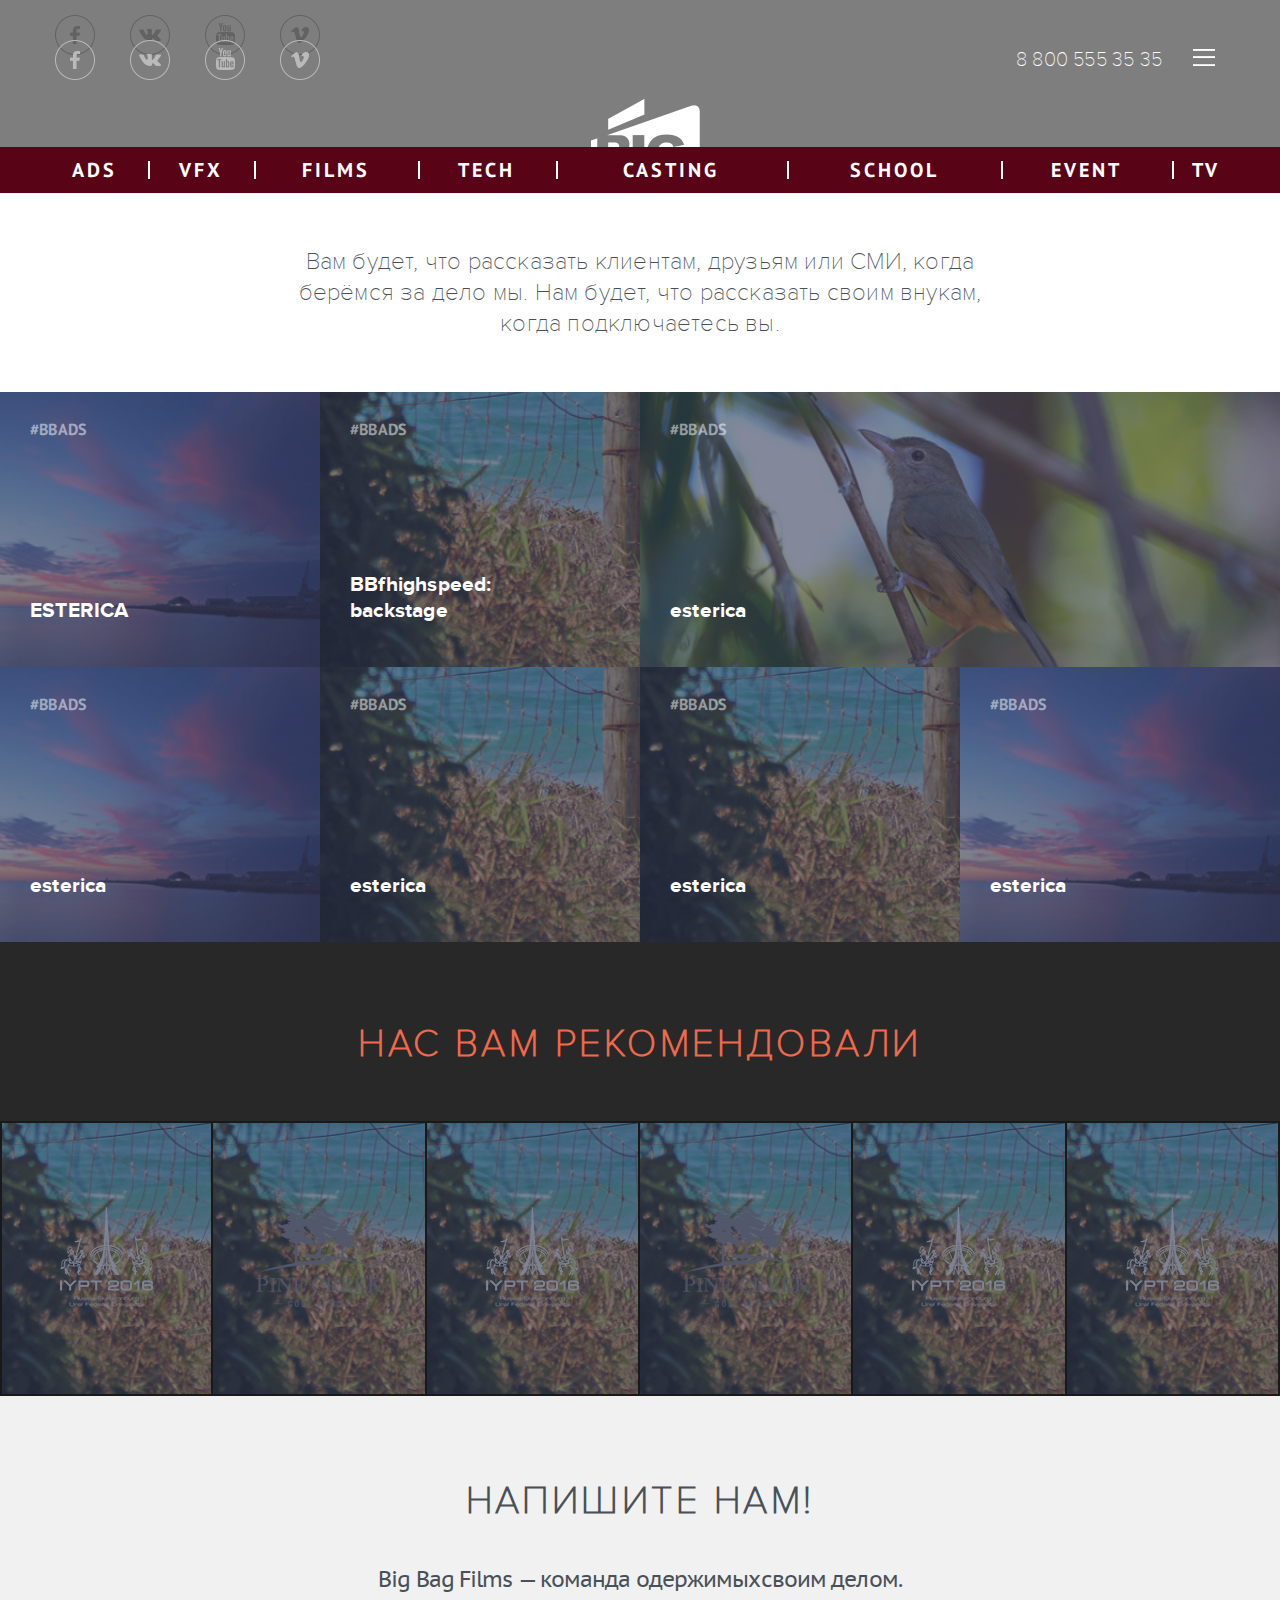
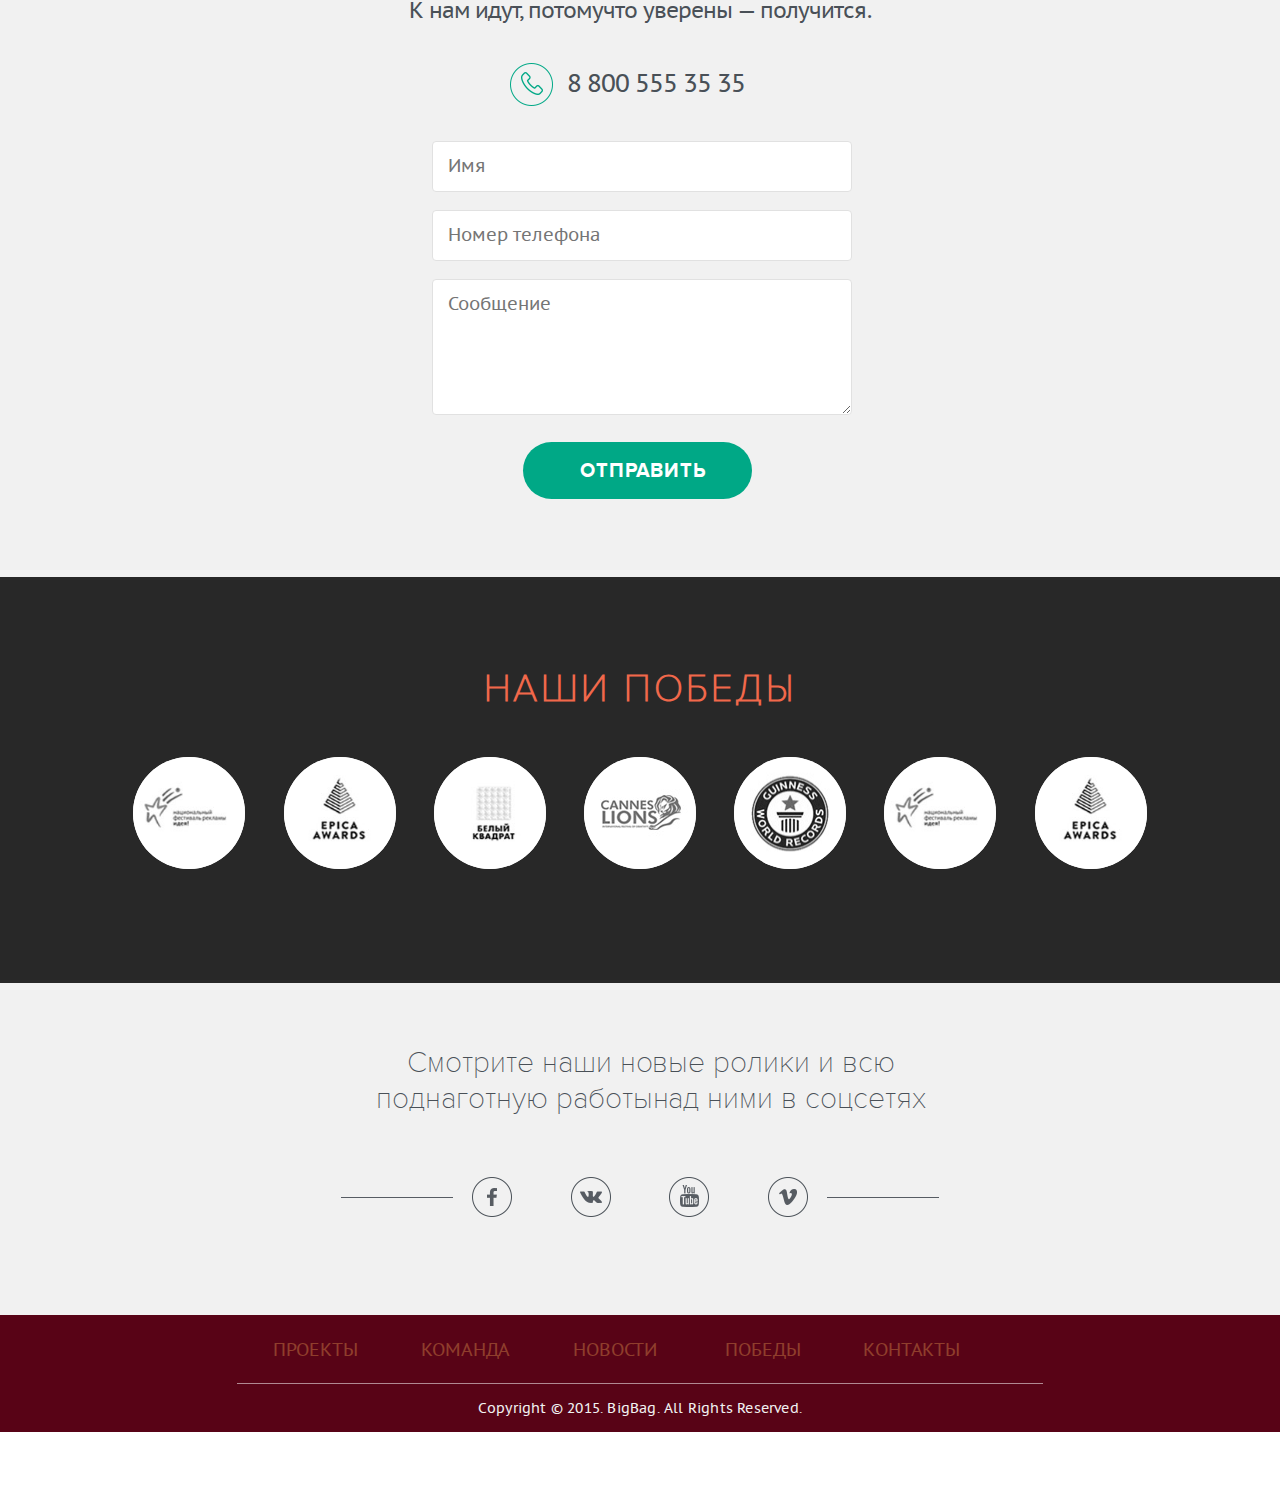
<file: index.html>
<!DOCTYPE html>
<html lang="en"><head><meta http-equiv="Content-Type" content="text/html; charset=UTF-8">
    <meta charset="utf-8">
    <meta http-equiv="X-UA-Compatible" content="IE=edge">

    <title>BigBagFilms</title>
    <meta name="description" content="">
    <meta name="keywords" content="">
	
	<link href="css/fonts.css" rel="stylesheet">

	
	<link href="css/style.css" rel="stylesheet">

	<script src="js/jquery-1.11.0.min.js"></script>
	<script src="js/script.js"></script>
	<!--[if lt IE 9]>
	<script src="https://oss.maxcdn.com/html5shiv/3.7.2/html5shiv.min.js" type="text/javascript"></script>
	<![endif]-->
</head>

<body><div>
	<header class="header">
		<div class="toolbar" id="toolbar">
			<div class="social social-top">
				<a class="social-button fb" href=""></a>
				<a class="social-button vk" href=""></a>
				<a class="social-button youtube" href=""></a>
				<a class="social-button vimeo" href=""></a>
			</div>
			<div class="project-title"><a href="">big bag</a></div>
			<div class="phone">8 800 555 35 35</div>
			<div class="button-menu menu-button-js"></div>
		</div>
		<div class="video-box">

			<div class="header-content">
				<div class="social social-top">
					<a class="social-button fb" href=""></a>
					<a class="social-button vk" href=""></a>
					<a class="social-button youtube" href=""></a>
					<a class="social-button vimeo" href=""></a>
				</div>
				<div class="phone">8 800 555 35 35</div>
				<div class="button-menu menu-button-js"></div>
				<div class="inner-header-content">

					<a class="logo" href="#">
						<img src="img/logo.png" alt="">
					</a>
					<div class="slogan">Студия видеопроектов, которые мы бережно создаём и поддерживаем с нашим клиентом</div>
					<a href="#" class="video-play video-play-button"></a>
				</div>
			</div>
			<video class="video" muted="true" autoplay="true" loop="true" poster="">
				<source src="http://radigital.ru/upload/2016/02/20/web_ra_digital_out_bw.webm" type="video/webm">
				<source src="http://radigital.ru/upload/2016/02/20/ra+digital_out_bw.mp4" type="video/mp4">
			</video>
		</div>
		<div class="video-popup">
			<a class="video-popup-close" href="#"></a>
			<iframe src="https://player.vimeo.com/video/154033608?autoplay=1" width="500" height="281" framebwrite="0" webkitallowfullscreen mozallowfullscreen allowfullscreen></iframe> <p><a href="https://vimeo.com/154033608">Ra Digital Showreel 2015</a> from <a href="https://vimeo.com/user48537378">Ra Digital</a> on <a href="https://vimeo.com">Vimeo</a>.</p>
		</div>
		<div class="menu-popup">
			<div class="menu-popup-inner">
				<div class="button-menu" id="menu-button-close"></div>
				<a class="logo" href="#">
					<img src="img/logo.png" alt="">
				</a>
				<ul class="popup-menu">
					<li class="pm-item"><a class="pm-item-link" href="">НАШИ ПРОЕКТЫ</a></li>
					<li class="pm-item"><a class="pm-item-link" href="">команда</a></li>
					<li class="pm-item"><a class="pm-item-link" href="">новости</a></li>
					<li class="pm-item"><a class="pm-item-link" href="">победы</a></li>
					<li class="pm-item"><a class="pm-item-link" href="">контакты</a></li>
				</ul>
				<div class="social social-popup">
					<a class="social-button fb" href=""></a>
					<a class="social-button vk" href=""></a>
					<a class="social-button youtube" href=""></a>
					<a class="social-button vimeo" href=""></a>
				</div>
			</div>
		</div>
		<div class="success-popup">
			<div class="success-popup-inner">
				<a class="success-popup-close" href="#"></a>
				<div class="sp-top">
					<div class="sp-title">Спасибо!</div>
					<div class="sp-text">Ваше сообщение будет рассмотрено в ближайшее время</div>
				</div>
				<a href="" class="sp-button">Заполнить бриф</a>

			</div>

		</div>
	</header>
	<section class="main">

		<!--todo: меню для адаптива-->
		<div class="main-menu-bg main-menu-mini">
			<div class="main-menu">
				<span class="main-menu-mini-top">
					<span class="mm-item"><a href=""><span>ADS</span></a></span>
					<span class="mm-item"><a href=""><span>VFX</span></a></span>
					<span class="mm-item mm-item-mini"><a href=""><span>TV</span></a></span>
					<span class="mm-item"><a href=""><span>FILMS</span></a></span>
				</span>
				<span class="mm-item mm-item-big"><a href=""><span>TECH</span></a></span>
				<span class="main-menu-mini-bottom">
					<span class="mm-item"><a href=""><span>CASTING</span></a></span>
					<span class="mm-item"><a href=""><span>SCHOOL</span></a></span>
					<span class="mm-item"><a href=""><span>EVENT</span></a></span>
				</span>
				<span class="mm-item mm-item-big"><a href=""><span>TV</span></a></span>
			</div>
		</div>

		<!--todo: меню для декстопа-->
		<div class="main-menu-bg main-menu-big">
			<div class="main-menu main-menu-table">
				<span class="mm-item"><a href=""><span>ADS</span></a></span>
				<span class="mm-item"><a href=""><span>VFX</span></a></span>
				<span class="mm-item"><a href=""><span>FILMS</span></a></span>
				<span class="mm-item"><a href=""><span>TECH</span></a></span>
				<span class="mm-item"><a href=""><span>CASTING</span></a></span>
				<span class="mm-item"><a href=""><span>SCHOOL</span></a></span>
				<span class="mm-item"><a href=""><span>EVENT</span></a></span>
				<span class="mm-item"><a href=""><span>TV</span></a></span>
			</div>
		</div>
		<div class="top-main">
			Вам будет, что рассказать клиентам, друзьям или СМИ, когда берёмся за дело мы. Нам будет, что рассказать своим внукам, когда подключаетесь вы.
		</div>

		<div class="video-preview-block">
			<a href="" class="preview">
				<div class="preview-img" style="background-image: url(img/projects/1.jpg);"></div>
				<div class="preview-hover"></div>
				<!--TODO: если нужен глаз - надо вставить <div class="see-button"></div>, если нужна кнопка - надо вставить <div class="play-button"></div>-->
				<div class="see-button"></div>

				<div class="preview-top-text">#BBADS</div>
				<div class="preview-bottom-text">ESTERICA</div>
			</a>

			<a href="" class="preview">
				<div class="preview-img" style="background-image: url(img/projects/2.jpg);"></div>
				<div class="preview-hover"></div>
				<!--TODO: если нужен глаз - надо вставить <div class="see-button"></div>, если нужна кнопка - надо вставить <div class="play-button"></div>-->
				<div class="play-button"></div>

				<div class="preview-top-text">#BBADS</div>
				<div class="preview-bottom-text">BBfhighspeed:<br>backstage</div>
			</a>

			<a href="" class="preview preview-big">
				<div class="preview-img" style="background-image: url(img/projects/3.jpg);"></div>
				<div class="preview-hover"></div>
				<!--TODO: если нужен глаз - надо вставить <div class="see-button"></div>, если нужна кнопка - надо вставить <div class="play-button"></div>-->
				<div class="see-button"></div>

				<div class="preview-top-text">#BBADS</div>
				<div class="preview-bottom-text">esterica</div>
			</a>

			<a href="" class="preview">
				<div class="preview-img" style="background-image: url(img/projects/1.jpg);"></div>
				<div class="preview-hover"></div>
				<!--TODO: если нужен глаз - надо вставить <div class="see-button"></div>, если нужна кнопка - надо вставить <div class="play-button"></div>-->
				<div class="see-button"></div>

				<div class="preview-top-text">#BBADS</div>
				<div class="preview-bottom-text">esterica</div>
			</a>

			<a href="" class="preview">
				<div class="preview-img" style="background-image: url(img/projects/2.jpg);"></div>
				<div class="preview-hover"></div>
				<!--TODO: если нужен глаз - надо вставить <div class="see-button"></div>, если нужна кнопка - надо вставить <div class="play-button"></div>-->
				<div class="play-button"></div>

				<div class="preview-top-text">#BBADS</div>
				<div class="preview-bottom-text">esterica</div>
			</a>

			<a href="" class="preview">
				<div class="preview-img" style="background-image: url(img/projects/2.jpg);"></div>
				<div class="preview-hover"></div>
				<!--TODO: если нужен глаз - надо вставить <div class="see-button"></div>, если нужна кнопка - надо вставить <div class="play-button"></div>-->
				<div class="see-button"></div>

				<div class="preview-top-text">#BBADS</div>
				<div class="preview-bottom-text">esterica</div>
			</a>

			<a href="" class="preview">
				<div class="preview-img" style="background-image: url(img/projects/1.jpg);"></div>
				<div class="preview-hover"></div>
				<!--TODO: если нужен глаз - надо вставить <div class="see-button"></div>, если нужна кнопка - надо вставить <div class="play-button"></div>-->
				<div class="see-button"></div>

				<div class="preview-top-text">#BBADS</div>
				<div class="preview-bottom-text">esterica</div>
			</a>

			<!--<a href="" class="preview preview-big">-->
				<!--<div class="preview-img" style="background-image: url(img/projects/3.jpg);"></div>-->
				<!--<div class="preview-hover"></div>-->
				<!--&lt;!&ndash;TODO: если нужен глаз - надо вставить <div class="see-button"></div>, если нужна кнопка - надо вставить <div class="play-button"></div>&ndash;&gt;-->
				<!--<div class="see-button"></div>-->

				<!--<div class="preview-top-text">#BBADS</div>-->
				<!--<div class="preview-bottom-text">esterica</div>-->
			<!--</a>-->

			<!--<a href="" class="preview preview-big">-->
				<!--<div class="preview-img" style="background-image: url(img/projects/3.jpg);"></div>-->
				<!--<div class="preview-hover"></div>-->
				<!--&lt;!&ndash;TODO: если нужен глаз - надо вставить <div class="see-button"></div>, если нужна кнопка - надо вставить <div class="play-button"></div>&ndash;&gt;-->
				<!--<div class="see-button"></div>-->

				<!--<div class="preview-top-text">#BBADS</div>-->
				<!--<div class="preview-bottom-text">esterica</div>-->
			<!--</a>-->
		</div>

		<section class="recommendation">
			<h2>Нас вам рекомендовали</h2>
			<div class="recommendation-list">
				<div class="rl-item">
					<div class="rl-item-img" style="background-image: url(img/projects/2.jpg);"></div>
					<div class="rl-item-hover"></div>
					<img class="rl-item-logo" src="img/recommendation/1.png" alt="">
				</div>
				<div class="rl-item">
					<div class="rl-item-img" style="background-image: url(img/projects/2.jpg);"></div>
					<div class="rl-item-hover"></div>
					<img class="rl-item-logo" src="img/recommendation/2.png" alt="">
				</div>
				<div class="rl-item">
					<div class="rl-item-img" style="background-image: url(img/projects/2.jpg);"></div>
					<div class="rl-item-hover"></div>
					<img class="rl-item-logo" src="img/recommendation/1.png" alt="">
				</div>
				<div class="rl-item">
					<div class="rl-item-img" style="background-image: url(img/projects/2.jpg);"></div>
					<div class="rl-item-hover"></div>
					<img class="rl-item-logo" src="img/recommendation/2.png" alt="">
				</div>
				<div class="rl-item">
					<div class="rl-item-img" style="background-image: url(img/projects/2.jpg);"></div>
					<div class="rl-item-hover"></div>
					<img class="rl-item-logo" src="img/recommendation/1.png" alt="">
				</div>
				<div class="rl-item">
					<div class="rl-item-img" style="background-image: url(img/projects/2.jpg);"></div>
					<div class="rl-item-hover"></div>
					<img class="rl-item-logo" src="img/recommendation/1.png" alt="">
				</div>
			</div>

		</section>


		<section class="write-us">
			<div class="container">
				<h2>Напишите нам!</h2>
				<div class="write-description">
					Big Bag Films — команда одержимых<br class="br-mini">своим делом.<br class="br-big">
					К нам идут, потому<br class="br-mini">что уверены — получится.
				</div>
				<div class="form-phone">8 800 555 35 35</div>
				<form action="" class="write-form">
					<div class="write-form-group">
						<input id="name" name="name" class="write-form-input" placeholder="Имя" type="text">
						<div class="error"></div>
					</div>
					<div class="write-form-group">
						<input id="phone" name="phone" class="write-form-input write-form-phone" placeholder="Номер телефона" type="text">
						<div class="error"></div>
					</div>
					<div class="write-form-group">
						<textarea id="message" name="message" class="write-form-input" placeholder="Сообщение" type="text"></textarea>
						<div class="error"></div>
					</div>
					<div class="write-form-group o-b">
						<input class="write-form-button button" type="submit" value="отправить">
					</div>
				</form>
			</div>
		</section>
		<section class="achievments">
			<h2>Наши победы</h2>
			<div class="achievments-list">
				<div class="al-item">
					<img src="img/victory/1.jpg" alt="">
				</div>
				<div class="al-item">
					<img src="img/victory/2.jpg" alt="">
				</div>
				<div class="al-item">
					<img src="img/victory/3.jpg" alt="">
				</div>
				<div class="al-item">
					<img src="img/victory/4.jpg" alt="">
				</div>
				<div class="al-item">
					<img src="img/victory/5.jpg" alt="">
				</div>
				<div class="al-item">
					<img src="img/victory/1.jpg" alt="">
				</div>
				<div class="al-item al-item-dn-mini">
					<img src="img/victory/2.jpg" alt="">
				</div>
			</div>

		</section>
		<section class="social-section">
			<div class="ss-head">Смотрите наши новые ролики и всю поднаготную работы<br class="br-mini">над ними в соцсетях</div>
			<div class="social-line social-line-with-border">
				<a class="social-button2 fb2" href=""></a>
				<a class="social-button2 vk2" href=""></a>
				<a class="social-button2 youtube2" href=""></a>
				<a class="social-button2 vimeo2" href=""></a>
			</div>
		</section>



	</section>
	
	<footer class="footer">
		<ul class="footer-menu">
			<li class="fm-item"><a class="fm-item-link" href="">Проекты</a></li>
			<li class="fm-item"><a class="fm-item-link" href="">команда</a></li>
			<li class="fm-item"><a class="fm-item-link" href="">новости</a></li>
			<li class="fm-item"><a class="fm-item-link" href="">победы</a></li>
			<li class="fm-item"><a class="fm-item-link" href="">контакты</a></li>
		</ul>
		<div class="footer">

		<div class="copy">Copyright © 2015. BigBag. All Rights Reserved.</div>
	</footer>
</div>


</body></html>
</file>
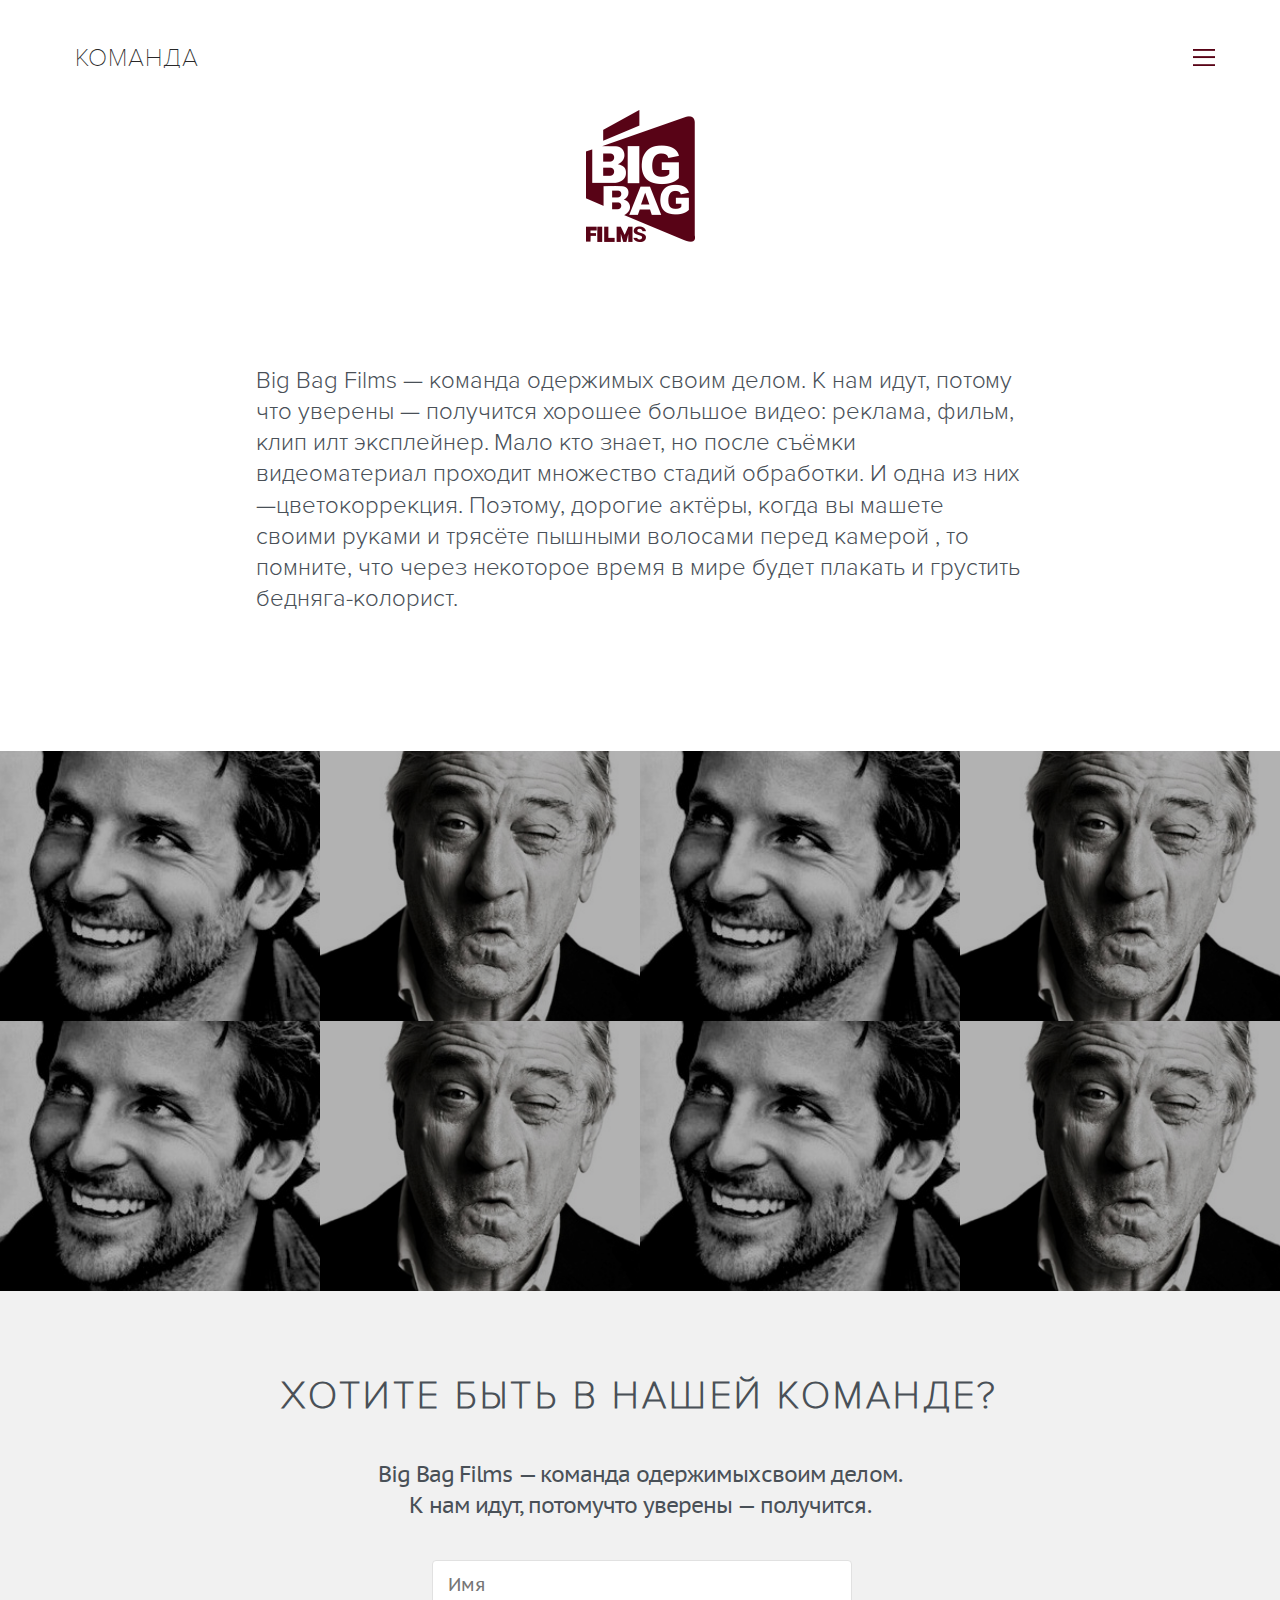
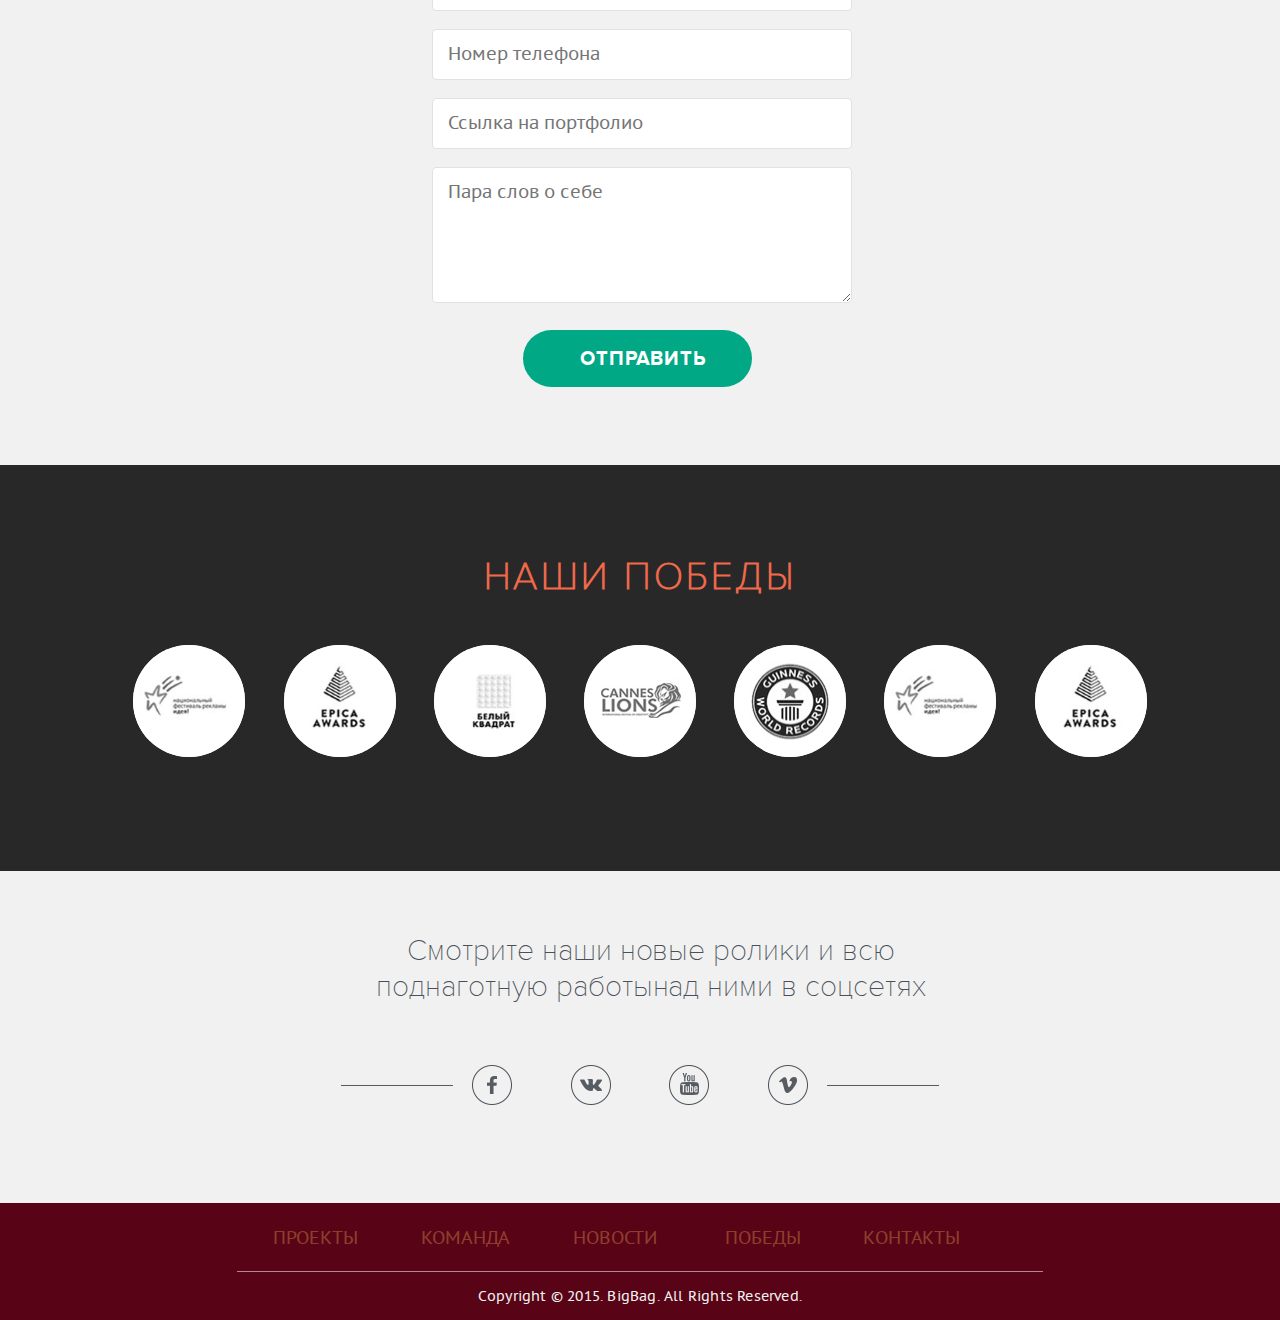
<file: band.html>
<!DOCTYPE html>
<html lang="en"><head><meta http-equiv="Content-Type" content="text/html; charset=UTF-8">
    <meta charset="utf-8">
    <meta http-equiv="X-UA-Compatible" content="IE=edge">

    <title>BigBagFilms</title>
    <meta name="description" content="">
    <meta name="keywords" content="">
	
	<link href="css/fonts.css" rel="stylesheet">

	
	<link href="css/style.css" rel="stylesheet">

	<script src="js/jquery-1.11.0.min.js"></script>
	<script src="js/script.js"></script>
	<!--[if lt IE 9]>
	<script src="https://oss.maxcdn.com/html5shiv/3.7.2/html5shiv.min.js" type="text/javascript"></script>
	<![endif]-->
</head>

<body><div>
	<header class="header">

		<div class="page-header-content">
			<div class="page-title">
				команда
			</div>
			<div class="button-menu button-menu-inner menu-button-js"></div>
			<div class="inner-header-content">

				<a class="inner-logo" href="#">
					<img src="img/inner-logo.png" alt="">
				</a>
			</div>
		</div>

		<div class="menu-popup">
			<div class="menu-popup-inner">
				<div class="button-menu" id="menu-button-close"></div>
				<a class="logo" href="#">
					<img src="img/logo.png" alt="">
				</a>
				<ul class="popup-menu">
					<li class="pm-item"><a class="pm-item-link" href="">НАШИ ПРОЕКТЫ</a></li>
					<li class="pm-item"><a class="pm-item-link" href="">команда</a></li>
					<li class="pm-item"><a class="pm-item-link" href="">новости</a></li>
					<li class="pm-item"><a class="pm-item-link" href="">победы</a></li>
					<li class="pm-item"><a class="pm-item-link" href="">контакты</a></li>
				</ul>
				<div class="social social-popup">
					<a class="social-button fb" href=""></a>
					<a class="social-button vk" href=""></a>
					<a class="social-button youtube" href=""></a>
					<a class="social-button vimeo" href=""></a>
				</div>
			</div>
		</div>
	</header>
	<section class="main">
		<div class="band-content">
			Big Bag Films — команда одержимых своим делом. К нам идут, потому что уверены — получится хорошее большое видео: реклама, фильм, клип илт эксплейнер. Мало кто знает, но после съёмки видеоматериал проходит множество стадий обработки. И одна из них —цветокоррекция. Поэтому, дорогие актёры, когда вы машете своими руками и трясёте пышными волосами перед камерой , то помните, что через некоторое время в мире будет плакать и грустить бедняга-колорист.
		</div>

		<div class="band-block">
			<div class="band-item">
				<div class="preview-img" style="background-image: url(img/band/1.jpg);"></div>
				<div class="bi-info">
					<div class="name">ТониТониТони<br>старкстаркстарк</div>
					<div class="position">Самый главный директор директор директор
						Лучший специалист директор директор</div>
				</div>
			</div>
			<div class="band-item">
				<div class="preview-img" style="background-image: url(img/band/2.jpg);"></div>
				<div class="bi-info">
					<div class="name">Тони<br>старк</div>
					<div class="position">Самый главный директор<br>
						Лучший специалист</div>
				</div>
			</div>
			<div class="band-item">
				<div class="preview-img" style="background-image: url(img/band/1.jpg);"></div>
				<div class="bi-info">
					<div class="name">Тони<br>старк</div>
					<div class="position">Самый главный директор директор директор
						Лучший специалист директор директор</div>
				</div>
			</div>
			<div class="band-item">
				<div class="preview-img" style="background-image: url(img/band/2.jpg);"></div>
				<div class="bi-info">
					<div class="name">Тони<br>старк</div>
					<div class="position">Самый главный директор<br>
						Лучший специалист</div>
				</div>
			</div>
			<div class="band-item">
				<div class="preview-img" style="background-image: url(img/band/1.jpg);"></div>
				<div class="bi-info">
					<div class="name">Тони<br>старк</div>
					<div class="position">Самый главный директор директор директор
						Лучший специалист директор директор</div>
				</div>
			</div>
			<div class="band-item">
				<div class="preview-img" style="background-image: url(img/band/2.jpg);"></div>
				<div class="bi-info">
					<div class="name">Тони<br>старк</div>
					<div class="position">Самый главный директор<br>
						Лучший специалист</div>
				</div>
			</div>
			<div class="band-item">
				<div class="preview-img" style="background-image: url(img/band/1.jpg);"></div>
				<div class="bi-info">
					<div class="name">Тони<br>старк</div>
					<div class="position">Самый главный директор директор директор
						Лучший специалист директор директор</div>
				</div>
			</div>
			<div class="band-item">
				<div class="preview-img" style="background-image: url(img/band/2.jpg);"></div>
				<div class="bi-info">
					<div class="name">Тони<br>старк</div>
					<div class="position">Самый главный директор<br>
						Лучший специалист</div>
				</div>
			</div>
		</div>

		<section class="write-us write-band">
			<div class="container">
				<h2>Хотите быть<br class="br-mini"> в нашей команде?</h2>
				<div class="write-description">
					Big Bag Films — команда одержимых<br class="br-mini">своим делом.<br class="br-big">
					К нам идут, потому<br class="br-mini">что уверены — получится.
				</div>
				<form action="" class="write-form">
					<div class="write-form-group">
						<input id="name" name="name" class="write-form-input" placeholder="Имя" type="text">
						<div class="error"></div>
					</div>
					<div class="write-form-group">
						<input id="phone" name="phone" class="write-form-input write-form-phone" placeholder="Номер телефона" type="text">
						<div class="error"></div>
					</div>
					<div class="write-form-group">
						<input id="link" name="link" class="write-form-input" placeholder="Ссылка на портфолио" type="text">
						<div class="error"></div>
					</div>
					<div class="write-form-group">
						<textarea id="message" name="message" class="write-form-input" placeholder="Пара слов о себе"></textarea>
						<div class="error"></div>
					</div>
					<div class="write-form-group o-b">
						<input class="write-form-button button" type="submit" value="отправить">
					</div>
				</form>
			</div>
		</section>
		<section class="achievments">
			<h2>Наши победы</h2>
			<div class="achievments-list">
				<div class="al-item">
					<img src="img/victory/1.jpg" alt="">
				</div>
				<div class="al-item">
					<img src="img/victory/2.jpg" alt="">
				</div>
				<div class="al-item">
					<img src="img/victory/3.jpg" alt="">
				</div>
				<div class="al-item">
					<img src="img/victory/4.jpg" alt="">
				</div>
				<div class="al-item">
					<img src="img/victory/5.jpg" alt="">
				</div>
				<div class="al-item">
					<img src="img/victory/1.jpg" alt="">
				</div>
				<div class="al-item al-item-dn-mini">
					<img src="img/victory/2.jpg" alt="">
				</div>
			</div>

		</section>
		<section class="social-section">
			<div class="ss-head">Смотрите наши новые ролики и всю поднаготную работы<br class="br-mini">над ними в соцсетях</div>
			<div class="social-line social-line-with-border">
				<a class="social-button2 fb2" href=""></a>
				<a class="social-button2 vk2" href=""></a>
				<a class="social-button2 youtube2" href=""></a>
				<a class="social-button2 vimeo2" href=""></a>
			</div>
		</section>



	</section>
	
	<footer class="footer">
		<ul class="footer-menu">
			<li class="fm-item"><a class="fm-item-link" href="">Проекты</a></li>
			<li class="fm-item"><a class="fm-item-link" href="">команда</a></li>
			<li class="fm-item"><a class="fm-item-link" href="">новости</a></li>
			<li class="fm-item"><a class="fm-item-link" href="">победы</a></li>
			<li class="fm-item"><a class="fm-item-link" href="">контакты</a></li>
		</ul>
		<div class="copy">Copyright © 2015. BigBag. All Rights Reserved.</div>

	</footer>
</div>


</body></html>
</file>
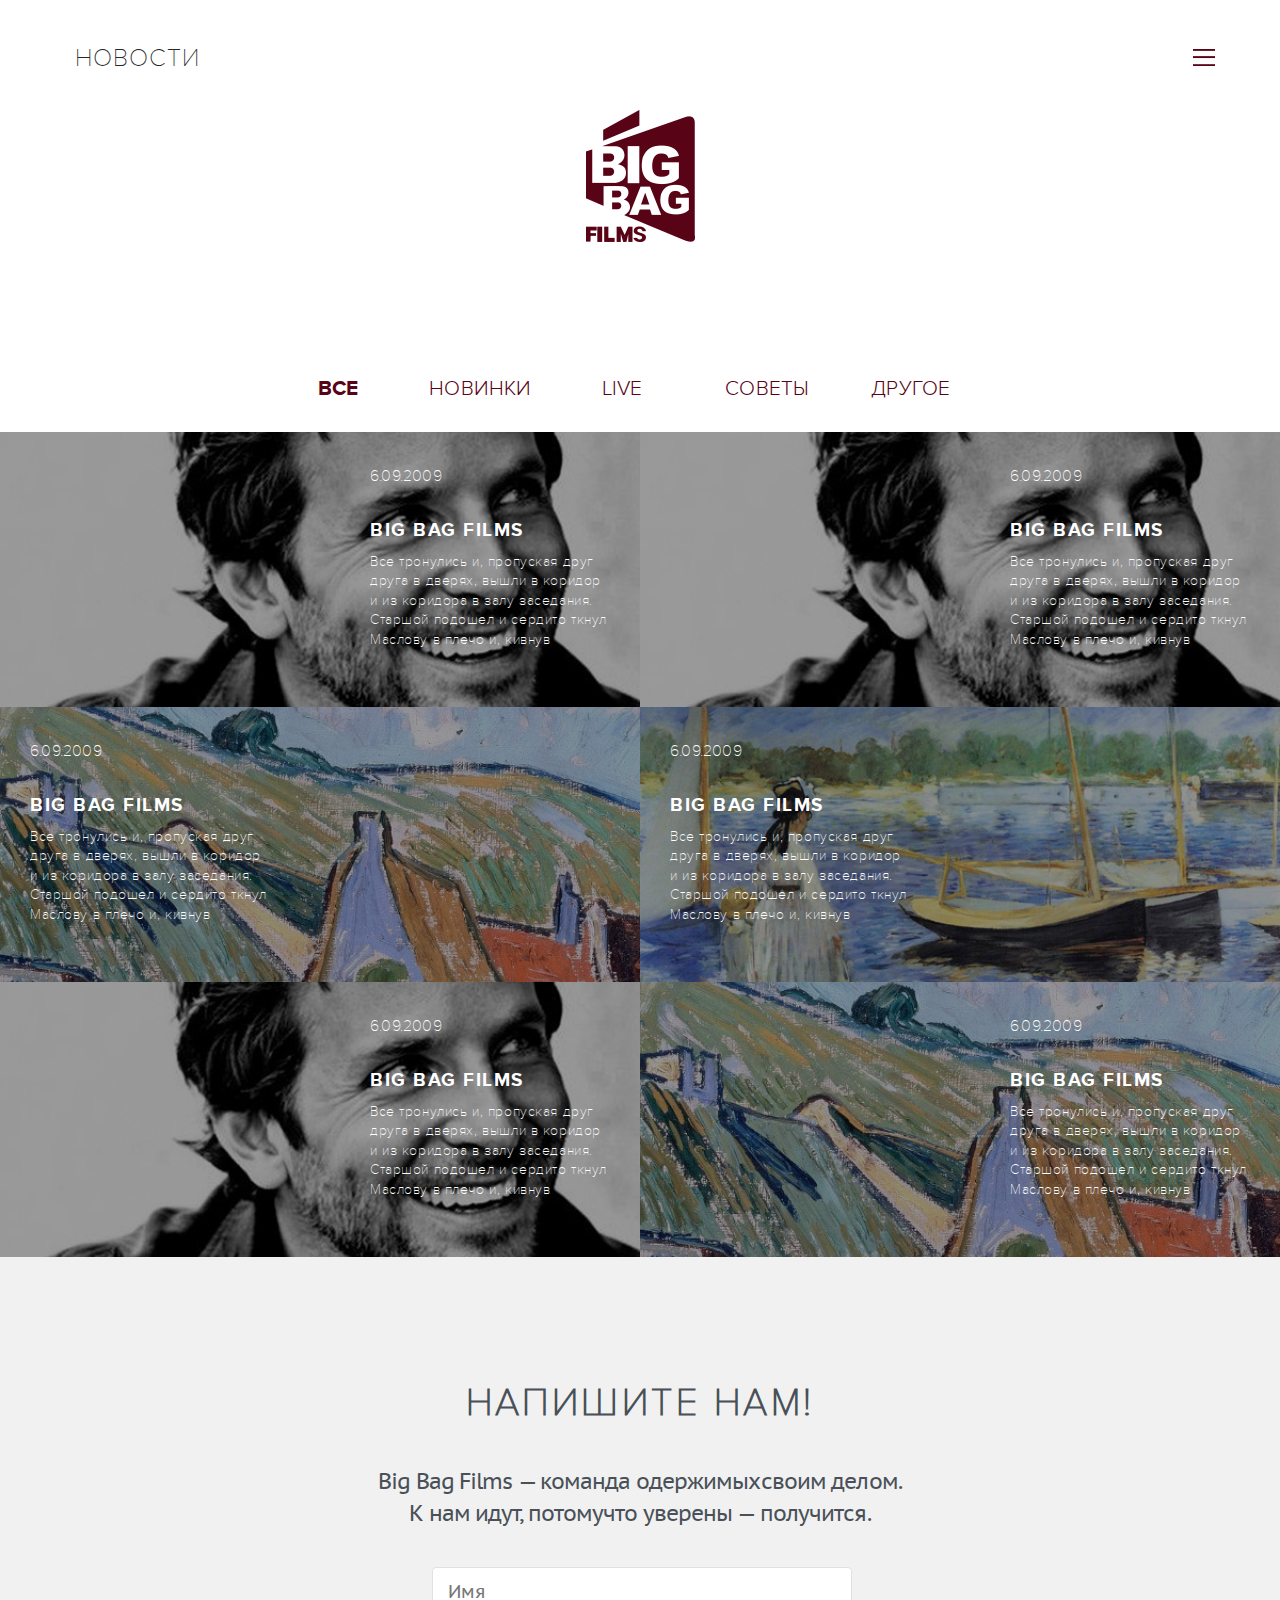
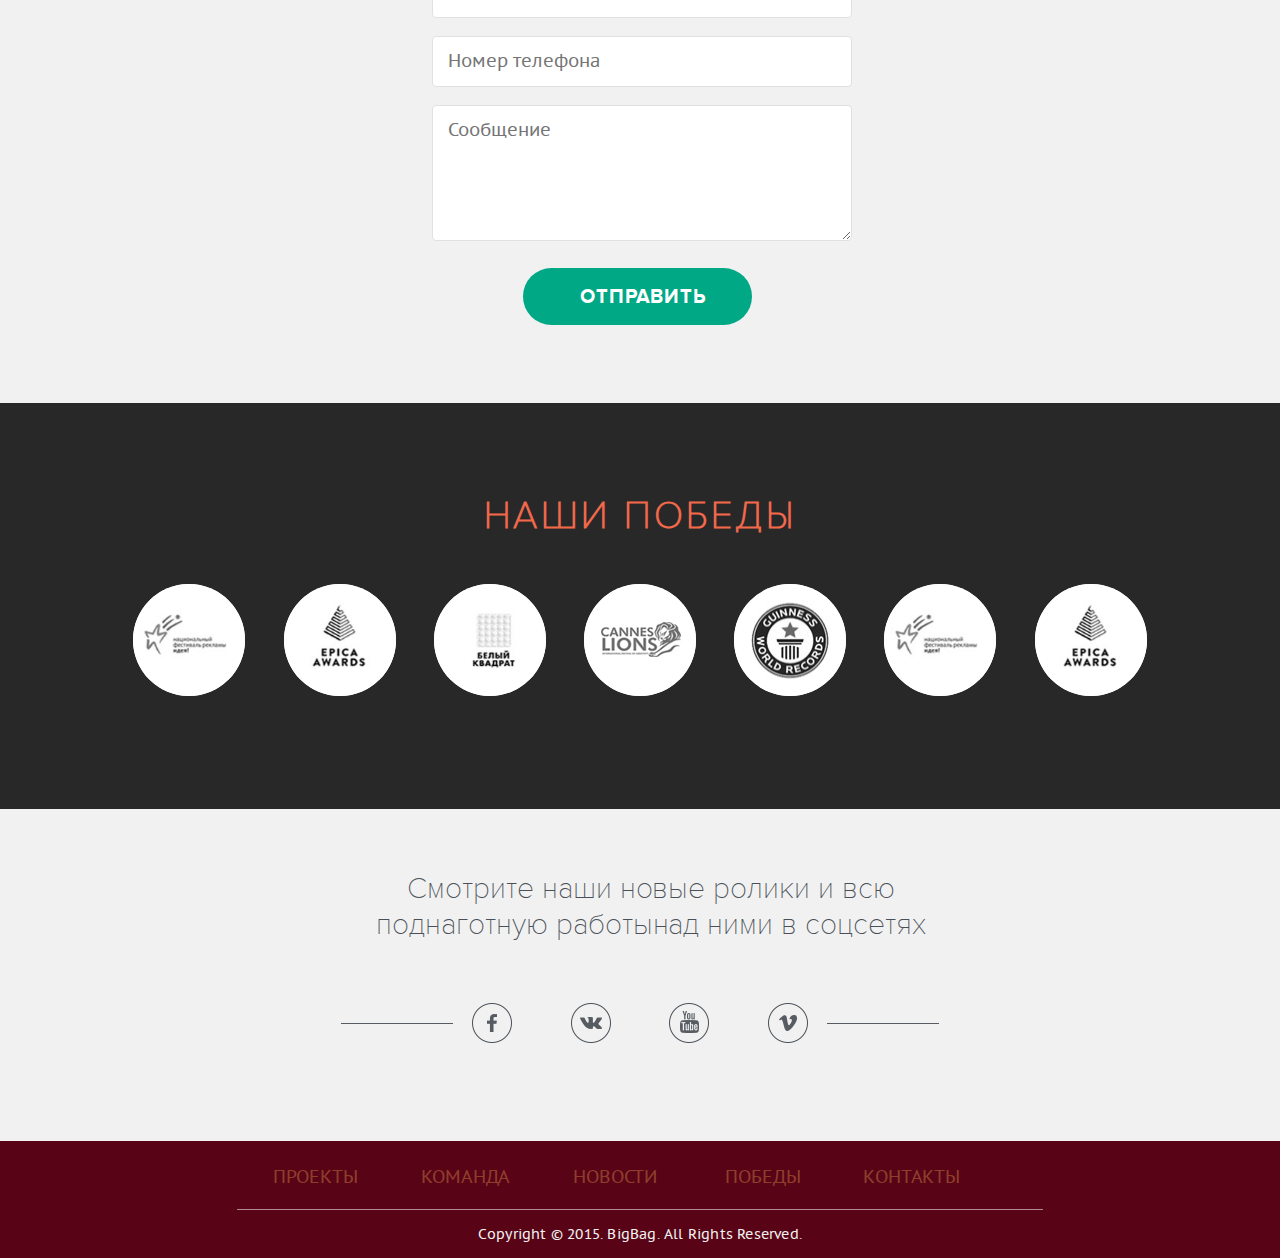
<file: news.html>
<!DOCTYPE html>
<html lang="en"><head><meta http-equiv="Content-Type" content="text/html; charset=UTF-8">
    <meta charset="utf-8">
    <meta http-equiv="X-UA-Compatible" content="IE=edge">

    <title>BigBagFilms</title>
    <meta name="description" content="">
    <meta name="keywords" content="">
	
	<link href="css/fonts.css" rel="stylesheet">

	
	<link href="css/style.css" rel="stylesheet">

	<script src="js/jquery-1.11.0.min.js"></script>
	<script src="js/swiper.min.js"></script>
	<script src="js/swiper_menu.js"></script>
	<!--<script src="js/swiper.js"></script>-->
	<script src="js/script.js"></script>
	<!--[if lt IE 9]>
	<script src="https://oss.maxcdn.com/html5shiv/3.7.2/html5shiv.min.js" type="text/javascript"></script>
	<![endif]-->
</head>

<body><div>
	<header class="header">

		<div class="page-header-content page-header-content-news">
			<div class="page-title page-title-mini-dn">
				Новости
			</div>
			<div class="button-menu button-menu-inner menu-button-js"></div>
			<div class="inner-header-content">

				<a class="inner-logo" href="#">
					<img src="img/inner-logo.png" alt="">
				</a>
			</div>
		</div>

		<div class="menu-popup">
			<div class="menu-popup-inner">
				<div class="button-menu" id="menu-button-close"></div>
				<a class="logo" href="#">
					<img src="img/logo.png" alt="">
				</a>
				<ul class="popup-menu">
					<li class="pm-item"><a class="pm-item-link" href="">НАШИ ПРОЕКТЫ</a></li>
					<li class="pm-item"><a class="pm-item-link" href="">команда</a></li>
					<li class="pm-item"><a class="pm-item-link" href="">новости</a></li>
					<li class="pm-item"><a class="pm-item-link" href="">победы</a></li>
					<li class="pm-item"><a class="pm-item-link" href="">контакты</a></li>
				</ul>
				<div class="social social-popup">
					<a class="social-button fb" href=""></a>
					<a class="social-button vk" href=""></a>
					<a class="social-button youtube" href=""></a>
					<a class="social-button vimeo" href=""></a>
				</div>
			</div>
		</div>
	</header>
	<section class="main">

		<!--todo: меню для адаптива-->
		<div class="menu-cont  news-menu-cont news-menu-cont-swiper menu-cont-mini">
			<ul class="news-menu">
				<li class="news-menu-item active"><a class="news-menu-item-link" href="">Все</a></li>
				<li class="news-menu-item"><a class="news-menu-item-link" href="">новинки</a></li>
				<li class="news-menu-item"><a class="news-menu-item-link" href="">live</a></li>
				<li class="news-menu-item"><a class="news-menu-item-link" href="">советы</a></li>
				<li class="news-menu-item"><a class="news-menu-item-link" href="">Другое</a></li>
			</ul>
		</div>

		<!--todo: меню для декcтопа-->
		<div class="menu-cont menu-cont-big">
			<ul class="news-menu">
				<li class="news-menu-item active"><a class="news-menu-item-link" href="">Все</a></li>
				<li class="news-menu-item"><a class="news-menu-item-link" href="">новинки</a></li>
				<li class="news-menu-item"><a class="news-menu-item-link" href="">live</a></li>
				<li class="news-menu-item"><a class="news-menu-item-link" href="">советы</a></li>
				<li class="news-menu-item"><a class="news-menu-item-link" href="">Другое</a></li>
			</ul>
		</div>

 		<div class="news-block">
			<a href="" class="news-preview preview-big">
				<div class="preview-img" style="background-image: url(img/news/1_mini.jpg);"></div>
				<div class="preview-hover preview-hover-news"></div>

				<div class="news news-right">
					<div class="news-date">6.09.2009</div>
					<div class="news-title">Big bag films</div>
					<div class="more">подробнее</div>
					<div class="news-announce">Все тронулись и, пропуская друг друга в дверях, вышли в коридор и из коридора в залу заседания.	Старшой подошел и сердито ткнул Маслову в плечо и, кивнув</div>
				</div>
			</a>

			<a href="" class="news-preview preview-big">
				<div class="preview-img" style="background-image: url(img/news/1_mini.jpg);"></div>
				<div class="preview-hover preview-hover-news"></div>

				<div class="news news-right">
					<div class="news-date">6.09.2009</div>
					<div class="news-title">Big bag films</div>
					<div class="more">подробнее</div>
					<div class="news-announce">Все тронулись и, пропуская друг друга в дверях, вышли в коридор и из коридора в залу заседания.	Старшой подошел и сердито ткнул Маслову в плечо и, кивнув</div>
				</div>
			</a>

			<a href="" class="news-preview preview-big">
				<div class="preview-img" style="background-image: url(img/news/2_mini.jpg);"></div>
				<div class="preview-hover preview-hover-news"></div>

				<div class="news news-left">
					<div class="news-date">6.09.2009</div>
					<div class="news-title">Big bag films</div>
					<div class="more">подробнее</div>
					<div class="news-announce">Все тронулись и, пропуская друг друга в дверях, вышли в коридор и из коридора в залу заседания.	Старшой подошел и сердито ткнул Маслову в плечо и, кивнув</div>
				</div>
			</a>

			<a href="" class="news-preview preview-big">
				<div class="preview-img" style="background-image: url(img/news/3_mini.jpg);"></div>
				<div class="preview-hover preview-hover-news"></div>

				<div class="news news-left">
					<div class="news-date">6.09.2009</div>
					<div class="news-title">Big bag films</div>
					<div class="more">подробнее</div>
					<div class="news-announce">Все тронулись и, пропуская друг друга в дверях, вышли в коридор и из коридора в залу заседания.	Старшой подошел и сердито ткнул Маслову в плечо и, кивнув</div>
				</div>
			</a>

			<a href="" class="news-preview preview-big">
				<div class="preview-img" style="background-image: url(img/news/1_mini.jpg);"></div>
				<div class="preview-hover preview-hover-news"></div>

				<div class="news news-right">
					<div class="news-date">6.09.2009</div>
					<div class="news-title">Big bag films</div>
					<div class="more">подробнее</div>
					<div class="news-announce">Все тронулись и, пропуская друг друга в дверях, вышли в коридор и из коридора в залу заседания.	Старшой подошел и сердито ткнул Маслову в плечо и, кивнув</div>
				</div>
			</a>

			<a href="" class="news-preview preview-big">
				<div class="preview-img" style="background-image: url(img/news/2_mini.jpg);"></div>
				<div class="preview-hover preview-hover-news"></div>

				<div class="news news-right">
					<div class="news-date">6.09.2009</div>
					<div class="news-title">Big bag films</div>
					<div class="more">подробнее</div>
					<div class="news-announce">Все тронулись и, пропуская друг друга в дверях, вышли в коридор и из коридора в залу заседания.	Старшой подошел и сердито ткнул Маслову в плечо и, кивнув</div>
				</div>
			</a>
		</div>

		<section class="write-us">
			<div class="container">
				<h2>Напишите нам!</h2>
				<div class="write-description">
					Big Bag Films — команда одержимых<br class="br-mini">своим делом.<br class="br-big">
					К нам идут, потому<br class="br-mini">что уверены — получится.
				</div>
				<form action="" class="write-form">
					<div class="write-form-group">
						<input id="name" name="name" class="write-form-input" placeholder="Имя" type="text">
						<div class="error"></div>
					</div>
					<div class="write-form-group">
						<input id="phone" name="phone" class="write-form-input write-form-phone" placeholder="Номер телефона" type="text">
						<div class="error"></div>
					</div>
					<div class="write-form-group">
						<textarea id="message" name="message" class="write-form-input" placeholder="Сообщение" type="text"></textarea>
						<div class="error"></div>
					</div>
					<div class="write-form-group o-b">
						<input class="write-form-button button" type="submit" value="отправить">
					</div>
				</form>
			</div>
		</section>
		<section class="achievments">
			<h2>Наши победы</h2>
			<div class="achievments-list">
				<div class="al-item">
					<img src="img/victory/1.jpg" alt="">
				</div>
				<div class="al-item">
					<img src="img/victory/2.jpg" alt="">
				</div>
				<div class="al-item">
					<img src="img/victory/3.jpg" alt="">
				</div>
				<div class="al-item">
					<img src="img/victory/4.jpg" alt="">
				</div>
				<div class="al-item">
					<img src="img/victory/5.jpg" alt="">
				</div>
				<div class="al-item">
					<img src="img/victory/1.jpg" alt="">
				</div>
				<div class="al-item al-item-dn-mini">
					<img src="img/victory/2.jpg" alt="">
				</div>
			</div>

		</section>
		<section class="social-section">
			<div class="ss-head">Смотрите наши новые ролики и всю поднаготную работы<br class="br-mini">над ними в соцсетях</div>
			<div class="social-line social-line-with-border">
				<a class="social-button2 fb2" href=""></a>
				<a class="social-button2 vk2" href=""></a>
				<a class="social-button2 youtube2" href=""></a>
				<a class="social-button2 vimeo2" href=""></a>
			</div>
		</section>



	</section>
	
	<footer class="footer">
		<ul class="footer-menu">
			<li class="fm-item"><a class="fm-item-link" href="">Проекты</a></li>
			<li class="fm-item"><a class="fm-item-link" href="">команда</a></li>
			<li class="fm-item"><a class="fm-item-link" href="">новости</a></li>
			<li class="fm-item"><a class="fm-item-link" href="">победы</a></li>
			<li class="fm-item"><a class="fm-item-link" href="">контакты</a></li>
		</ul>
		<div class="copy">Copyright © 2015. BigBag. All Rights Reserved.</div>

	</footer>
</div>


</body></html>
</file>
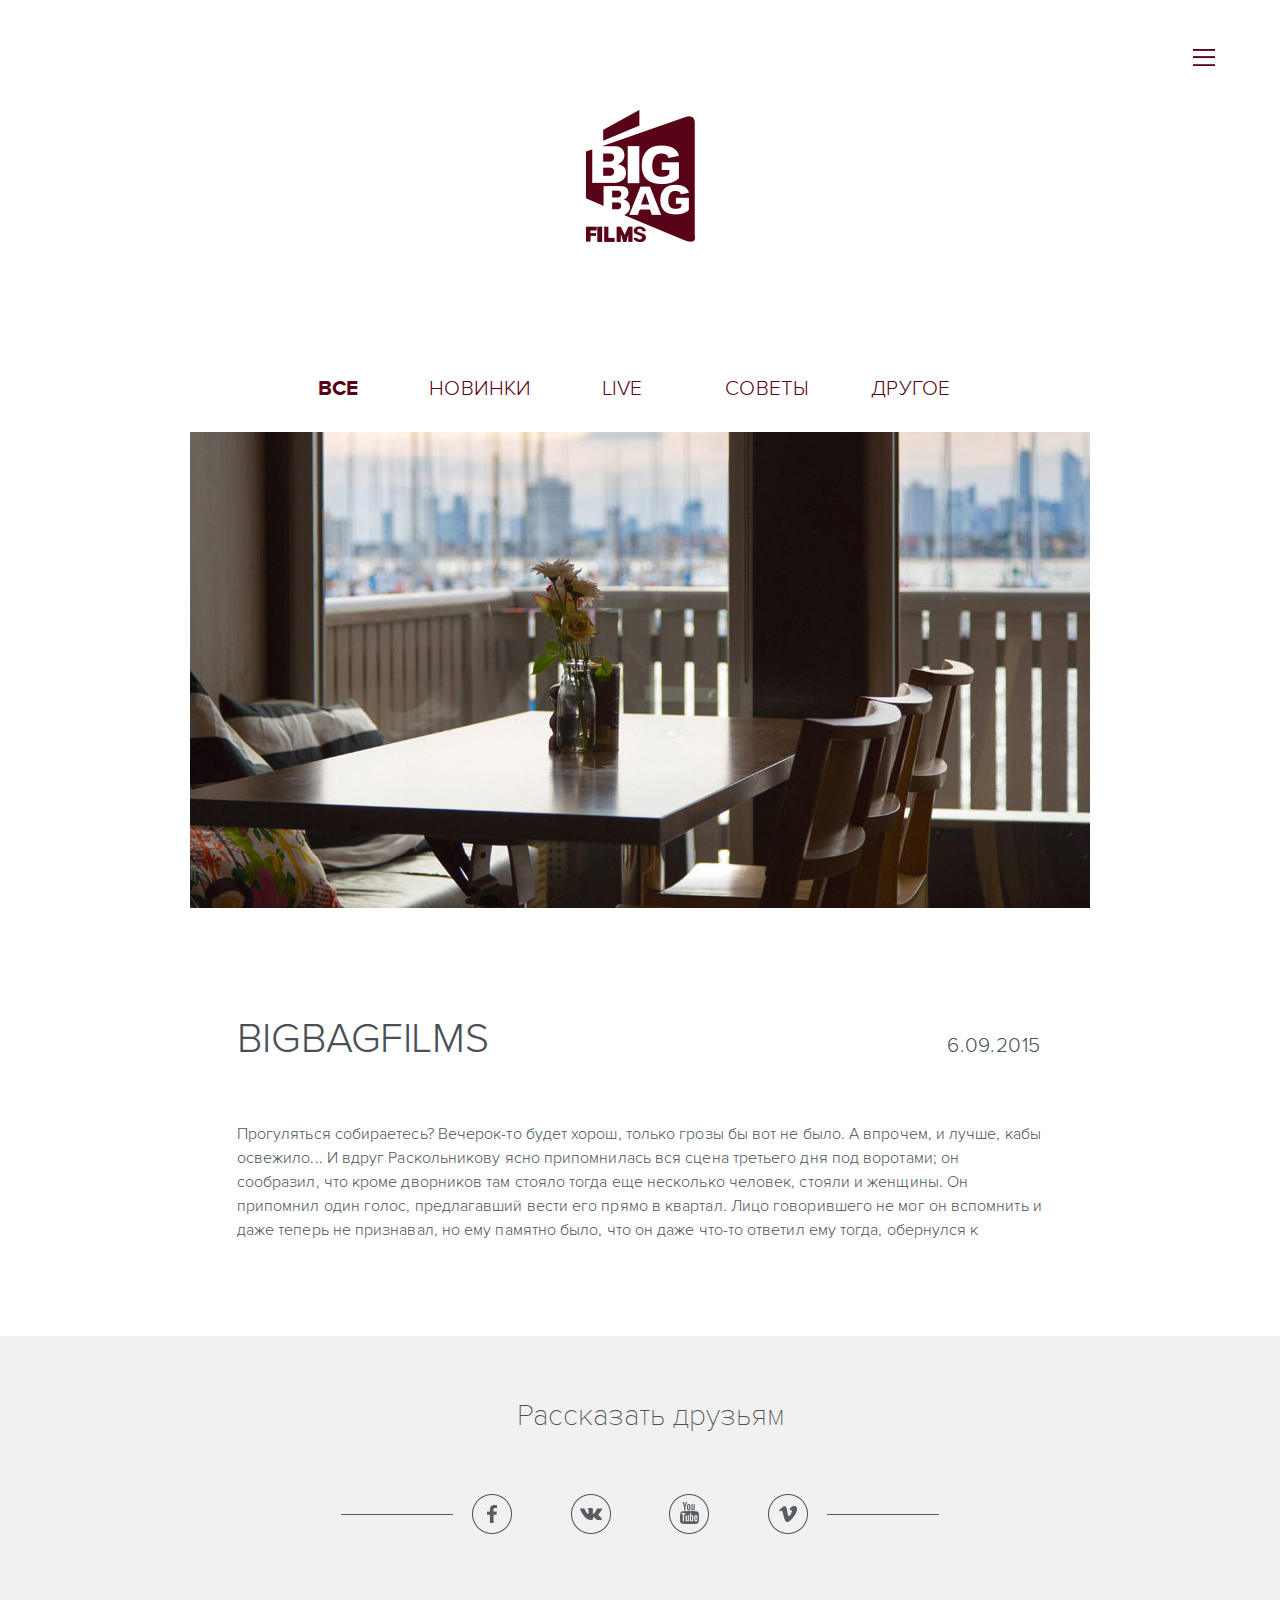
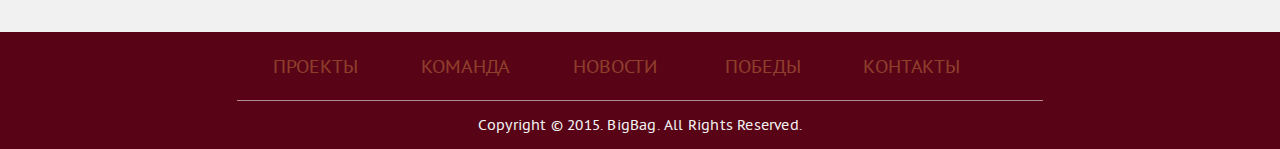
<file: news_card.html>
<!DOCTYPE html>
<html lang="en"><head><meta http-equiv="Content-Type" content="text/html; charset=UTF-8">
    <meta charset="utf-8">
    <meta http-equiv="X-UA-Compatible" content="IE=edge">

    <title>BigBagFilms</title>
    <meta name="description" content="">
    <meta name="keywords" content="">
	
	<link href="css/fonts.css" rel="stylesheet">

	
	<link href="css/style.css" rel="stylesheet">

	<script src="js/jquery-1.11.0.min.js"></script>
	<script src="js/script.js"></script>
	<!--[if lt IE 9]>
	<script src="https://oss.maxcdn.com/html5shiv/3.7.2/html5shiv.min.js" type="text/javascript"></script>
	<![endif]-->
</head>

<body><div>
	<header class="header">

		<div class="page-header-content page-header-content-news">
			<div class="button-menu button-menu-inner menu-button-js"></div>
			<div class="inner-header-content">

				<a class="inner-logo" href="#">
					<img src="img/inner-logo.png" alt="">
				</a>
			</div>
		</div>

		<div class="menu-popup">
			<div class="menu-popup-inner">
				<div class="button-menu" id="menu-button-close"></div>
				<a class="logo" href="#">
					<img src="img/logo.png" alt="">
				</a>
				<ul class="popup-menu">
					<li class="pm-item"><a class="pm-item-link" href="">НАШИ ПРОЕКТЫ</a></li>
					<li class="pm-item"><a class="pm-item-link" href="">команда</a></li>
					<li class="pm-item"><a class="pm-item-link" href="">новости</a></li>
					<li class="pm-item"><a class="pm-item-link" href="">победы</a></li>
					<li class="pm-item"><a class="pm-item-link" href="">контакты</a></li>
				</ul>
				<div class="social social-popup">
					<a class="social-button fb" href=""></a>
					<a class="social-button vk" href=""></a>
					<a class="social-button youtube" href=""></a>
					<a class="social-button vimeo" href=""></a>
				</div>
			</div>
		</div>
	</header>
	<section class="main">
		<!--todo: меню для адаптива-->
		<div class="menu-cont  news-menu-cont news-menu-cont-swiper menu-cont-mini">
			<ul class="news-menu">
				<li class="news-menu-item active"><a class="news-menu-item-link" href="">Все</a></li>
				<li class="news-menu-item"><a class="news-menu-item-link" href="">новинки</a></li>
				<li class="news-menu-item"><a class="news-menu-item-link" href="">live</a></li>
				<li class="news-menu-item"><a class="news-menu-item-link" href="">советы</a></li>
				<li class="news-menu-item"><a class="news-menu-item-link" href="">Другое</a></li>
			</ul>
		</div>

		<!--todo: меню для декcтопа-->
		<div class="menu-cont menu-cont-big">
			<ul class="news-menu">
				<li class="news-menu-item active"><a class="news-menu-item-link" href="">Все</a></li>
				<li class="news-menu-item"><a class="news-menu-item-link" href="">новинки</a></li>
				<li class="news-menu-item"><a class="news-menu-item-link" href="">live</a></li>
				<li class="news-menu-item"><a class="news-menu-item-link" href="">советы</a></li>
				<li class="news-menu-item"><a class="news-menu-item-link" href="">Другое</a></li>
			</ul>
		</div>

 		<div class="news-card">
			<img src="img/news/1.jpg" alt="">
			<div class="t-news">
				<div class="n-title">Bigbagfilms</div>
				<div class="n-date">6.09.2015</div>
			</div>
			<div class="n-content">Прогуляться собираетесь? Вечерок-то будет хорош, только грозы бы вот не было. А впрочем, и лучше, кабы освежило...	И вдруг Раскольникову ясно припомнилась вся сцена третьего дня под воротами; он сообразил, что кроме дворников там стояло тогда еще несколько человек, стояли и женщины. Он припомнил один голос, предлагавший вести его прямо в квартал. Лицо говорившего не мог он вспомнить и даже теперь не признавал, но ему памятно было, что он даже что-то ответил ему тогда, обернулся к </div>
		</div>

		<section class="social-section">
			<div class="ss-head">Рассказать друзьям</div>
			<div class="social-line social-line-with-border">
				<a class="social-button2 fb2" href=""></a>
				<a class="social-button2 vk2" href=""></a>
				<a class="social-button2 youtube2" href=""></a>
				<a class="social-button2 vimeo2" href=""></a>
			</div>
		</section>



	</section>
	
	<footer class="footer">
		<ul class="footer-menu">
			<li class="fm-item"><a class="fm-item-link" href="">Проекты</a></li>
			<li class="fm-item"><a class="fm-item-link" href="">команда</a></li>
			<li class="fm-item"><a class="fm-item-link" href="">новости</a></li>
			<li class="fm-item"><a class="fm-item-link" href="">победы</a></li>
			<li class="fm-item"><a class="fm-item-link" href="">контакты</a></li>
		</ul>
		<div class="copy">Copyright © 2015. BigBag. All Rights Reserved.</div>

	</footer>
</div>


</body></html>
</file>
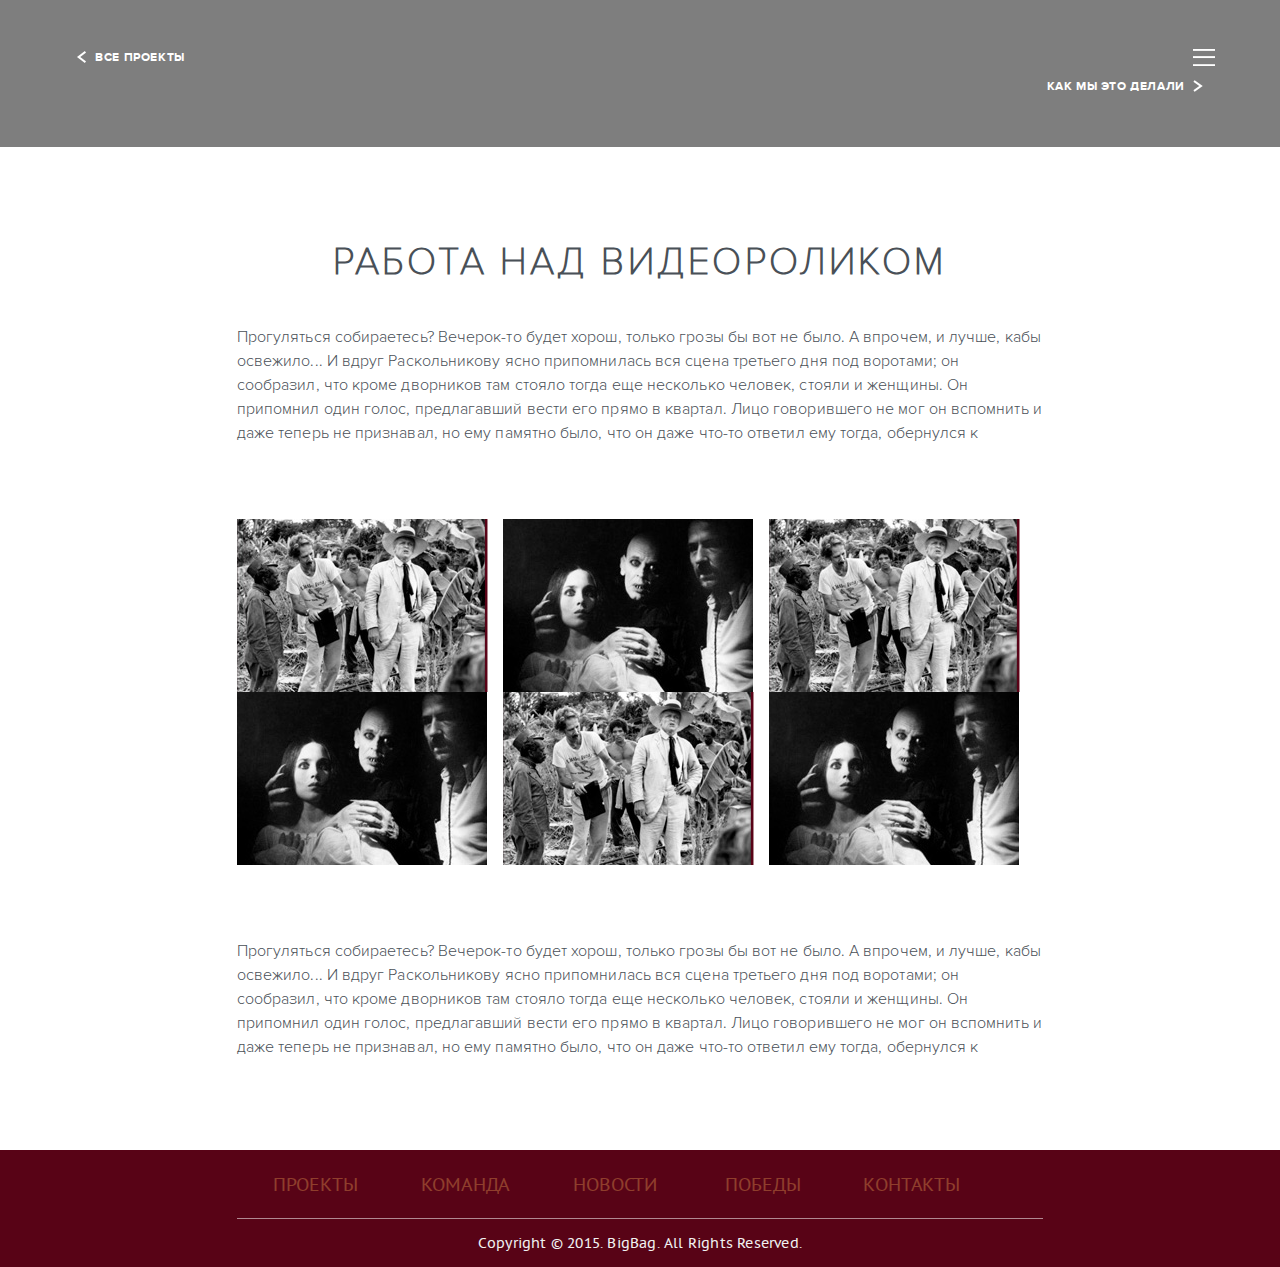
<file: project_card_2.html>
<!DOCTYPE html>
<html lang="en"><head><meta http-equiv="Content-Type" content="text/html; charset=UTF-8">
    <meta charset="utf-8">
    <meta http-equiv="X-UA-Compatible" content="IE=edge">

    <title>BigBagFilms</title>
    <meta name="description" content="">
    <meta name="keywords" content="">
	
	<link href="css/fonts.css" rel="stylesheet">

	
	<link href="css/style.css" rel="stylesheet">

	<script src="js/jquery-1.11.0.min.js"></script>
	<script src="js/script.js"></script>
	<!--[if lt IE 9]>
	<script src="https://oss.maxcdn.com/html5shiv/3.7.2/html5shiv.min.js" type="text/javascript"></script>
	<![endif]-->
</head>

<body><div>
	<header class="header header-project-card">
		<div class="video-box">

			<div class="header-content pc-header-content">
				<a href="" class="all-projects">
					все проекты
				</a>
				<div class="pc-hashtag pc-hashtag-mini">#BBFILMS</div>
				<div class="button-menu menu-button-js"></div>
				<div class="inner-header-content">
					<div id="slider-wrap">
						<div id="slider">
							<div class="slide">

								<div class="pc-video-header">
									«Pine Greek Golf Resort»
								</div>
								<div class="pc-hashtag pc-hashtag-big">#BBFILMS</div>
								<a href="#" class="video-play video-play-button"></a>
								<div class="video-title">
									Имиджевый ролик первого на Урале гольф-курорта «Pine Greek Golf Resort».
								</div>
								<div class="captions">Оператор: Андрей Сосновских  Продюсер: Ольга Морозова Режиссёр монтажа: Алина Нафикова Монтаж: Майа Бурганова</div>
							</div>

							<div class="slide">
								<div class="pc-video-header">
									Создание сценария и раскадровки
								</div>
								<div class="slide-content">
									Прогуляться собираетесь? Вечерок-то будет хорош, только грозы бы вот не было. А впрочем, и лучше, кабы освежило...	И вдруг Раскольникову ясно припомнилась вся сцена третьего дня под воротами; он сообразил, что кроме дворников там стояло тогда еще несколько человек, стояли и женщины. Он припомнил один голос, предлагавший вести его прямо в квартал. Лицо говорившего не мог он вспомнить и даже теперь не признавал, но ему памятно было, что он даже что-то ответил ему тогда, обернулся к
								</div>
							</div>
							<div class="slide">
								<div class="pc-video-header">
									22 Создание сценария и раскадровки 22
								</div>
								<div class="slide-content">
									22 Прогуляться собираетесь? Вечерок-то будет хорош, только грозы бы 22 вот не было. А впрочем, и лучше, кабы освежило...	И вдруг Р22 аскольникову ясно припомнилась вся сцена третьего дня под воротами; он сообразил, что кроме дворников 22 там стояло тогда еще несколько человек, стояли и женщины. Он припомнил один голос, предлагавший вести22 его прямо в квартал. Лицо говорившего не мог он вспомнить и даже теперь не признавал, 22но ему памятно было, что он даже что-то ответил ему тогда, обернулся к
								</div>
							</div>
						</div>
						<div class="first-step" id="first-slide-button">
							Видеоролик
						</div>
						<div class="next-step" id="nextbutton">
							Как мы это делали
						</div>
					</div>
				</div>

			</div>
			<video class="video" muted="true" autoplay="true" loop="true" poster="">
				<source src="http://radigital.ru/upload/2016/02/20/web_ra_digital_out_bw.webm" type="video/webm">
				<source src="http://radigital.ru/upload/2016/02/20/ra+digital_out_bw.mp4" type="video/mp4">
			</video>
		</div>

		<!--project-card-->
		<div class="video-popup video-popup-project">
			<div class="video-popup-inner">
				<a class="video-popup-close" href="#"></a>
				<div class="vp-head">Big bag films</div>
				<div class="video-block">
					<div class="video-play-wrapp"> <a href="#" class="video-play"></a></div>
					<img src="img/news/1.jpg" alt="">
				</div>

				<div class="ss-head">Посмотрел сам — расскажи другим</div>
				<div class="social social-popup">
					<a class="social-button fb" href=""></a>
					<a class="social-button vk" href=""></a>
					<a class="social-button youtube" href=""></a>
					<a class="social-button vimeo" href=""></a>
				</div>

				<div class="video-title">
					Имиджевый ролик первого на Урале гольф-курорта «Pine Greek Golf Resort».
				</div>
				<div class="captions">Оператор: Андрей Сосновских  Продюсер: Ольга Морозова Режиссёр монтажа: Алина Нафикова Монтаж: Майа Бурганова</div>
			</div>
		</div>
		<!--/project-card-->

		<div class="menu-popup">
			<div class="menu-popup-inner">
				<div class="button-menu" id="menu-button-close"></div>
				<a class="logo" href="#">
					<img src="img/logo.png" alt="">
				</a>
				<ul class="popup-menu">
					<li class="pm-item"><a class="pm-item-link" href="">НАШИ ПРОЕКТЫ</a></li>
					<li class="pm-item"><a class="pm-item-link" href="">команда</a></li>
					<li class="pm-item"><a class="pm-item-link" href="">новости</a></li>
					<li class="pm-item"><a class="pm-item-link" href="">победы</a></li>
					<li class="pm-item"><a class="pm-item-link" href="">контакты</a></li>
				</ul>
				<div class="social social-popup">
					<a class="social-button fb" href=""></a>
					<a class="social-button vk" href=""></a>
					<a class="social-button youtube" href=""></a>
					<a class="social-button vimeo" href=""></a>
				</div>
			</div>
		</div>
	</header>
	<section class="main">
		<h2 class="project-card-header">
			Работа над видеороликом
		</h2>

		<div class="n-content">
			Прогуляться собираетесь? Вечерок-то будет хорош, только грозы бы вот не было. А впрочем, и лучше, кабы освежило...	И вдруг Раскольникову ясно припомнилась вся сцена третьего дня под воротами; он сообразил, что кроме дворников там стояло тогда еще несколько человек, стояли и женщины. Он припомнил один голос, предлагавший вести его прямо в квартал. Лицо говорившего не мог он вспомнить и даже теперь не признавал, но ему памятно было, что он даже что-то ответил ему тогда, обернулся к
		</div>
		<div class="project-card-gallery">
			<div class="pcg-item">
				<img src="img/project-gallery/1.jpg">
			</div>
			<div class="pcg-item">
				<img src="img/project-gallery/2.jpg">
			</div>
			<div class="pcg-item">
				<img src="img/project-gallery/1.jpg">
			</div>
			<div class="pcg-item">
				<img src="img/project-gallery/2.jpg">
			</div>
			<div class="pcg-item">
				<img src="img/project-gallery/1.jpg">
			</div>
			<div class="pcg-item">
				<img src="img/project-gallery/2.jpg">
			</div>
		</div>
		<div class="n-content mb5-7">
			Прогуляться собираетесь? Вечерок-то будет хорош, только грозы бы вот не было. А впрочем, и лучше, кабы освежило...	И вдруг Раскольникову ясно припомнилась вся сцена третьего дня под воротами; он сообразил, что кроме дворников там стояло тогда еще несколько человек, стояли и женщины. Он припомнил один голос, предлагавший вести его прямо в квартал. Лицо говорившего не мог он вспомнить и даже теперь не признавал, но ему памятно было, что он даже что-то ответил ему тогда, обернулся к
		</div>




	</section>
	
	<footer class="footer">
		<ul class="footer-menu">
			<li class="fm-item"><a class="fm-item-link" href="">Проекты</a></li>
			<li class="fm-item"><a class="fm-item-link" href="">команда</a></li>
			<li class="fm-item"><a class="fm-item-link" href="">новости</a></li>
			<li class="fm-item"><a class="fm-item-link" href="">победы</a></li>
			<li class="fm-item"><a class="fm-item-link" href="">контакты</a></li>
		</ul>
		<div class="copy">Copyright © 2015. BigBag. All Rights Reserved.</div>
	</footer>
</div>

<script src="js/slider.js"></script>
</body></html>
</file>
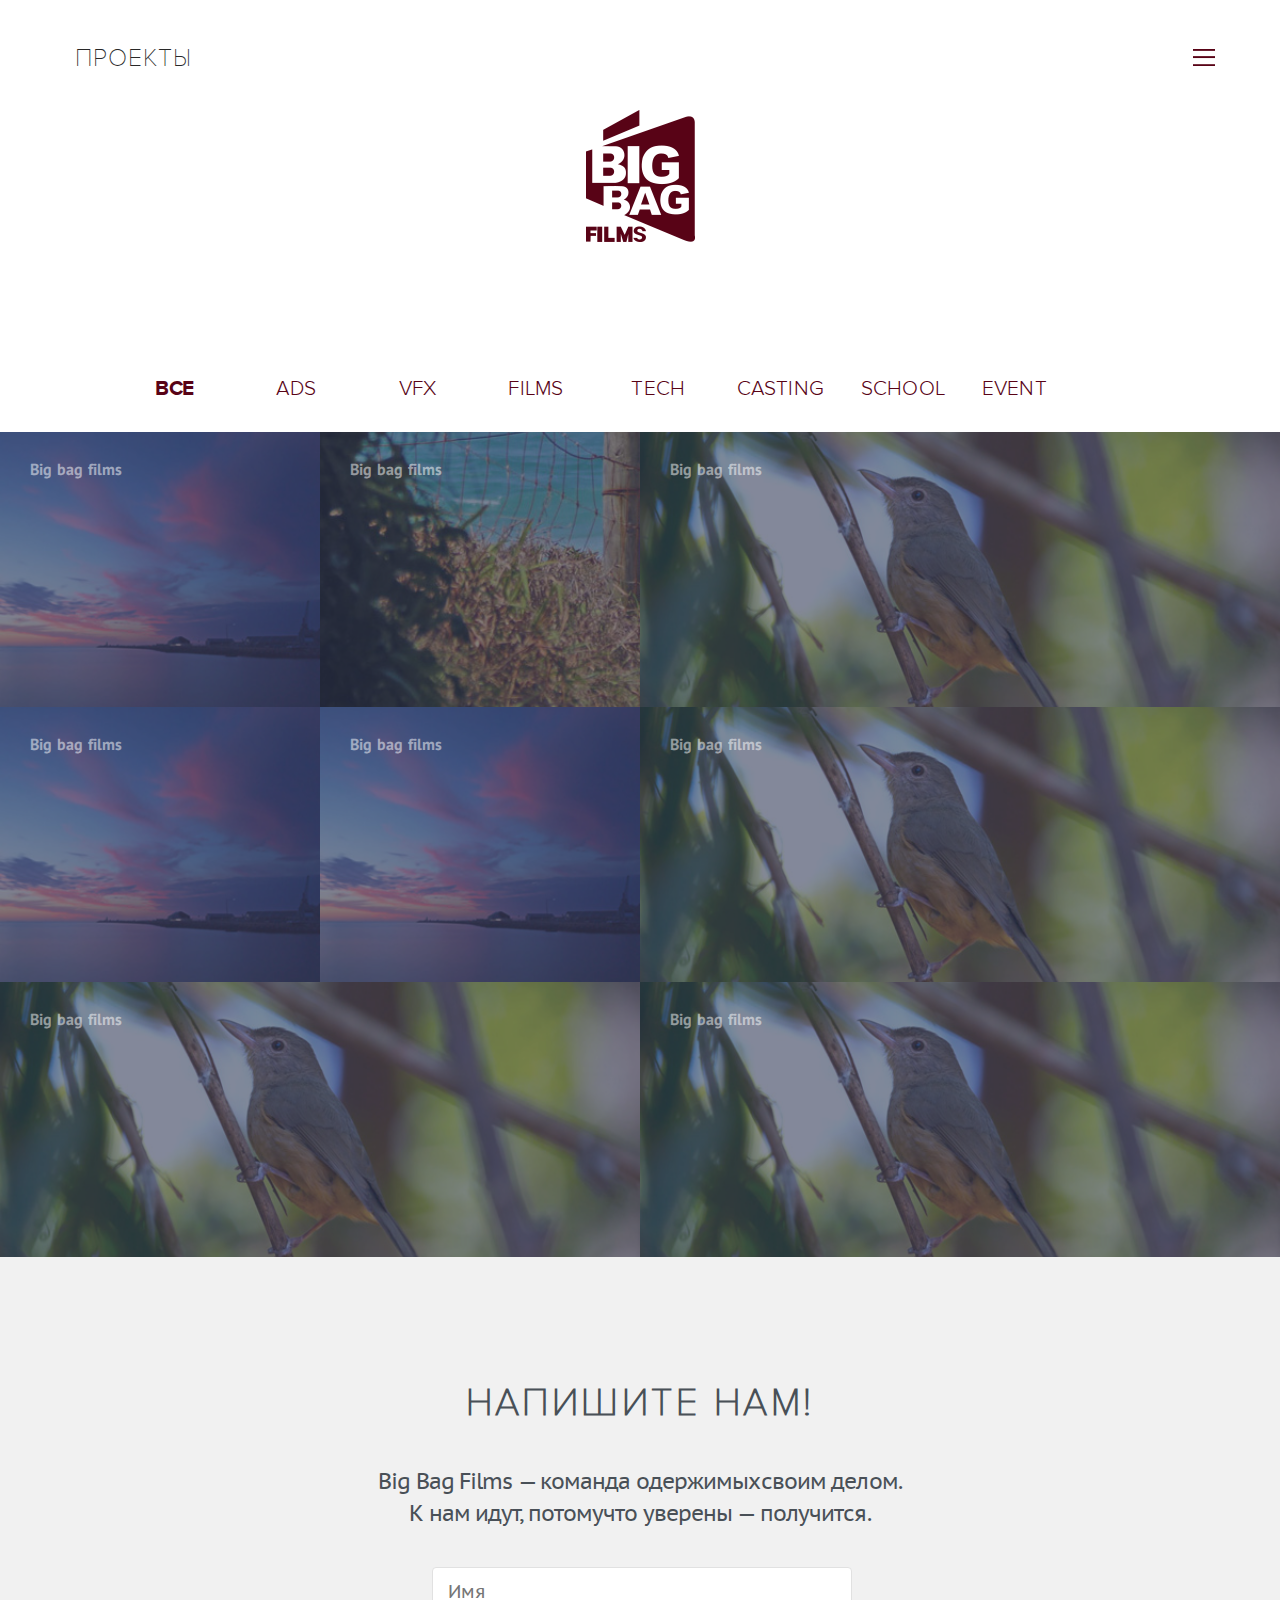
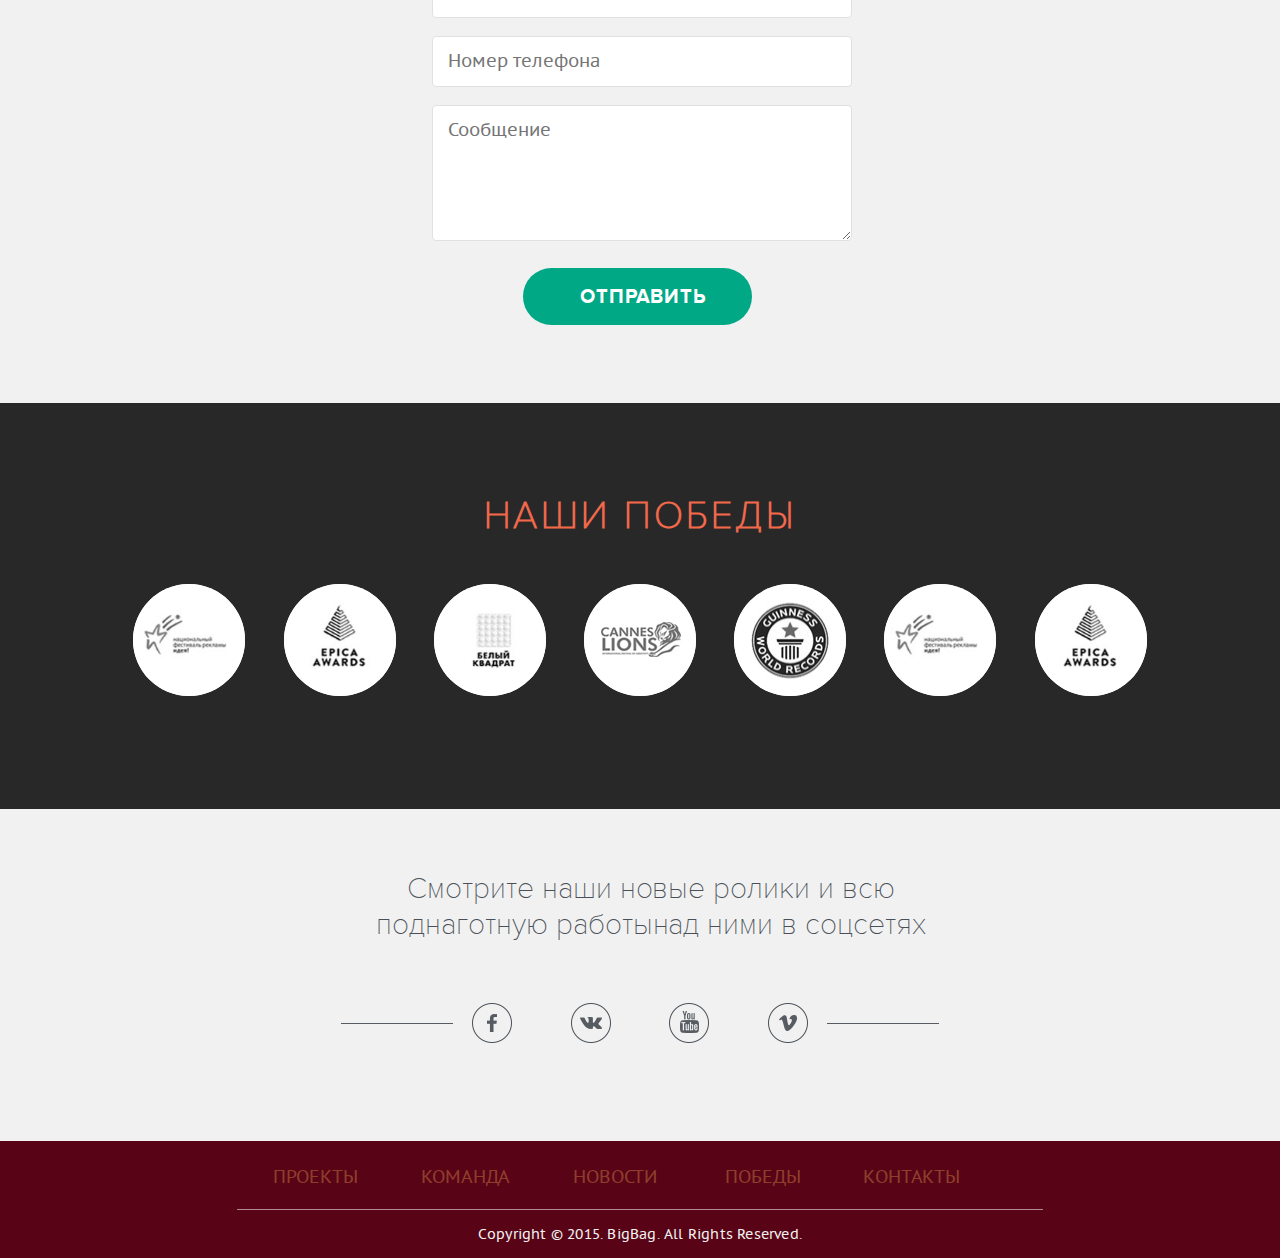
<file: project_video.html>
<!DOCTYPE html>
<html lang="en"><head><meta http-equiv="Content-Type" content="text/html; charset=UTF-8">
    <meta charset="utf-8">
    <meta http-equiv="X-UA-Compatible" content="IE=edge">

    <title>BigBagFilms</title>
    <meta name="description" content="">
    <meta name="keywords" content="">
	
	<link href="css/fonts.css" rel="stylesheet">

	
	<link href="css/style.css" rel="stylesheet">

	<script src="js/jquery-1.11.0.min.js"></script>
	<script src="js/swiper.min.js"></script>
	<script src="js/swiper_menu.js"></script>
	<!--<script src="js/swiper.js"></script>-->
	<script src="js/script.js"></script>

	<!--[if lt IE 9]>
	<script src="https://oss.maxcdn.com/html5shiv/3.7.2/html5shiv.min.js" type="text/javascript"></script>
	<![endif]-->
</head>

<body><div>
	<header class="header">
		<div class="page-header-content page-project-video">
			<div class="page-title">
				Проекты
			</div>
			<div class="button-menu button-menu-inner menu-button-js"></div>
			<div class="inner-header-content">

				<a class="inner-logo" href="#">
					<img src="img/inner-logo.png" alt="">
				</a>
			</div>
		</div>
		<div class="menu-popup">
			<div class="menu-popup-inner">
				<div class="button-menu" id="menu-button-close"></div>
				<a class="logo" href="#">
					<img src="img/logo.png" alt="">
				</a>
				<ul class="popup-menu">
					<li class="pm-item"><a class="pm-item-link" href="">НАШИ ПРОЕКТЫ</a></li>
					<li class="pm-item"><a class="pm-item-link" href="">команда</a></li>
					<li class="pm-item"><a class="pm-item-link" href="">новости</a></li>
					<li class="pm-item"><a class="pm-item-link" href="">победы</a></li>
					<li class="pm-item"><a class="pm-item-link" href="">контакты</a></li>
				</ul>
				<div class="social social-popup">
					<a class="social-button fb" href=""></a>
					<a class="social-button vk" href=""></a>
					<a class="social-button youtube" href=""></a>
					<a class="social-button vimeo" href=""></a>
				</div>
			</div>
		</div>
	</header>
	<section class="main">

		<!--todo: меню для адаптива-->
		<div class="menu-cont video-menu-cont video-menu-cont-swiper menu-cont-mini">
			<ul class="project-menu project-menu">
				<li class="project-menu-item active"><a class="project-menu-item-link" href="">Все</a></li>
				<li class="project-menu-item"><a class="project-menu-item-link" href="">ads</a></li>
				<li class="project-menu-item"><a class="project-menu-item-link" href="">vfx</a></li>
				<li class="project-menu-item"><a class="project-menu-item-link" href="">films</a></li>
				<li class="project-menu-item"><a class="project-menu-item-link" href="">tech</a></li>
				<li class="project-menu-item"><a class="project-menu-item-link" href="">casting</a></li>
				<li class="project-menu-item"><a class="project-menu-item-link" href="">school</a></li>
				<li class="project-menu-item"><a class="project-menu-item-link" href="">event</a></li>
			</ul>
		</div>

		<!--todo: меню для дектопа-->
		<div class="menu-cont menu-cont-big">
			<ul class="project-menu project-menu">
				<li class="project-menu-item active"><a class="project-menu-item-link" href="">Все</a></li>
				<li class="project-menu-item"><a class="project-menu-item-link" href="">ads</a></li>
				<li class="project-menu-item"><a class="project-menu-item-link" href="">vfx</a></li>
				<li class="project-menu-item"><a class="project-menu-item-link" href="">films</a></li>
				<li class="project-menu-item"><a class="project-menu-item-link" href="">tech</a></li>
				<li class="project-menu-item"><a class="project-menu-item-link" href="">casting</a></li>
				<li class="project-menu-item"><a class="project-menu-item-link" href="">school</a></li>
				<li class="project-menu-item"><a class="project-menu-item-link" href="">event</a></li>
			</ul>
		</div>

		<div class="video-preview-block project-block">

			<!--project-card-->
			<div class="video-popup video-popup-project">
				<div class="video-popup-inner">
					<a class="video-popup-close" href="#"></a>
					<div class="vp-head">Big bag films</div>
					<div class="video-block">
						<div class="video-play-wrapp"> <a href="#" class="video-play"></a></div>
						<img src="img/news/1.jpg" alt="">
					</div>

					<div class="ss-head">Посмотрел сам — расскажи другим</div>
					<div class="social social-popup">
						<a class="social-button fb" href=""></a>
						<a class="social-button vk" href=""></a>
						<a class="social-button youtube" href=""></a>
						<a class="social-button vimeo" href=""></a>
					</div>

					<div class="video-title">
						Имиджевый ролик первого на Урале гольф-курорта «Pine Greek Golf Resort».
					</div>
					<div class="captions">Оператор: Андрей Сосновских  Продюсер: Ольга Морозова Режиссёр монтажа: Алина Нафикова Монтаж: Майа Бурганова</div>
				</div>
			</div>
			<!--/project-card-->

			<a href="#" class="preview video-play-button">
				<div class="preview-img" style="background-image: url(img/projects/1.jpg);"></div>
				<div class="preview-hover"></div>
				<div class="play-button"></div>

				<div class="preview-top-text">Big bag films</div>
			</a>
			<a href="#" class="preview video-play-button">
				<div class="preview-img" style="background-image: url(img/projects/2.jpg);"></div>
				<div class="preview-hover"></div>
				<div class="play-button"></div>

				<div class="preview-top-text">Big bag films</div>
			</a>
			<a href="#" class="preview preview-big video-play-button">
				<div class="preview-img" style="background-image: url(img/projects/3.jpg);"></div>
				<div class="preview-hover"></div>
				<div class="play-button"></div>

				<div class="preview-top-text">Big bag films</div>
			</a>
			<a href="#" class="preview video-play-button">
				<div class="preview-img" style="background-image: url(img/projects/1.jpg);"></div>
				<div class="preview-hover"></div>
				<div class="play-button"></div>

				<div class="preview-top-text">Big bag films</div>
			</a>
			<a href="#" class="preview video-play-button">
				<div class="preview-img" style="background-image: url(img/projects/1.jpg);"></div>
				<div class="preview-hover"></div>
				<div class="play-button"></div>

				<div class="preview-top-text">Big bag films</div>
			</a>
			<a href="#" class="preview preview-big video-play-button">
				<div class="preview-img" style="background-image: url(img/projects/3.jpg);"></div>
				<div class="preview-hover"></div>
				<div class="play-button"></div>

				<!--<img src="img/projects/3.jpg">-->

				<div class="preview-top-text">Big bag films</div>
			</a>
			<a href="#" class="preview preview-big video-play-button">
				<div class="preview-img" style="background-image: url(img/projects/3.jpg);"></div>
				<div class="preview-hover"></div>
				<div class="play-button"></div>

				<div class="preview-top-text">Big bag films</div>
			</a>
			<a href="#" class="preview preview-big video-play-button">
				<div class="preview-img" style="background-image: url(img/projects/3.jpg);"></div>
				<div class="preview-hover"></div>
				<div class="play-button"></div>

				<div class="preview-top-text">Big bag films</div>
			</a>
		</div>

		<section class="write-us">
			<div class="container">
				<h2>Напишите нам!</h2>
				<div class="write-description">
					Big Bag Films — команда одержимых<br class="br-mini">своим делом.<br class="br-big">
					К нам идут, потому<br class="br-mini">что уверены — получится.
				</div>
				<form action="" class="write-form">
					<div class="write-form-group">
						<input id="name" name="name" class="write-form-input" placeholder="Имя" type="text">
						<div class="error"></div>
					</div>
					<div class="write-form-group">
						<input id="phone" name="phone" class="write-form-input write-form-phone" placeholder="Номер телефона" type="text">
						<div class="error"></div>
					</div>
					<div class="write-form-group">
						<textarea id="message" name="message" class="write-form-input" placeholder="Сообщение" type="text"></textarea>
						<div class="error"></div>
					</div>
					<div class="write-form-group o-b">
						<input class="write-form-button button" type="submit" value="отправить">
					</div>
				</form>
			</div>
		</section>
		<section class="achievments">
			<h2>Наши победы</h2>
			<div class="achievments-list">
				<div class="al-item">
					<img src="img/victory/1.jpg" alt="">
				</div>
				<div class="al-item">
					<img src="img/victory/2.jpg" alt="">
				</div>
				<div class="al-item">
					<img src="img/victory/3.jpg" alt="">
				</div>
				<div class="al-item">
					<img src="img/victory/4.jpg" alt="">
				</div>
				<div class="al-item">
					<img src="img/victory/5.jpg" alt="">
				</div>
				<div class="al-item">
					<img src="img/victory/1.jpg" alt="">
				</div>
				<div class="al-item al-item-dn-mini">
					<img src="img/victory/2.jpg" alt="">
				</div>
			</div>

		</section>
		<section class="social-section">
			<div class="ss-head">Смотрите наши новые ролики и всю поднаготную работы<br class="br-mini">над ними в соцсетях</div>
			<div class="social-line social-line-with-border">
				<a class="social-button2 fb2" href=""></a>
				<a class="social-button2 vk2" href=""></a>
				<a class="social-button2 youtube2" href=""></a>
				<a class="social-button2 vimeo2" href=""></a>
			</div>
		</section>



	</section>
	
	<footer class="footer">
		<ul class="footer-menu">
			<li class="fm-item"><a class="fm-item-link" href="">Проекты</a></li>
			<li class="fm-item"><a class="fm-item-link" href="">команда</a></li>
			<li class="fm-item"><a class="fm-item-link" href="">новости</a></li>
			<li class="fm-item"><a class="fm-item-link" href="">победы</a></li>
			<li class="fm-item"><a class="fm-item-link" href="">контакты</a></li>
		</ul>
		<div class="copy">Copyright © 2015. BigBag. All Rights Reserved.</div>
	</footer>
</div>


</body></html>
</file>
<file: css/fonts.css>
@font-face {
    font-family: 'Proxima_Nova_Light';
    src: url('../fonts/Proxima_Nova_Light.eot');
    src: local('?'),
    url('../fonts/Proxima_Nova_Light.woff') format('woff'),
    url('../fonts/Proxima_Nova_Light.ttf') format('truetype'),
    url('../fonts/Proxima_Nova_Light.svg') format('svg');
    font-weight: 300;
    font-style: normal;
}

@font-face {
    font-family: 'proxima_nova_ththin';
    src: url('../fonts/proxima_nova_thin-webfont.woff2') format('woff2'),
    url('../fonts/proxima_nova_thin-webfont.woff') format('woff'),
    url('../fonts/proxima_nova_thin-webfont.svg#proxima_nova_ththin') format('svg');
    font-weight: normal;
    font-style: normal;

}

@font-face {
    font-family: 'proxima_nova_rgbold';
    src: url('../fonts/proxima_nova_bold-webfont.eot');
    src: url('../fonts/proxima_nova_bold-webfont.eot?#iefix') format('embedded-opentype'),
    url('../fonts/proxima_nova_bold-webfont.woff2') format('woff2'),
    url('../fonts/proxima_nova_bold-webfont.woff') format('woff'),
    url('../fonts/proxima_nova_bold-webfont.ttf') format('truetype'),
    url('../fonts/proxima_nova_bold-webfont.svg#proxima_nova_rgbold') format('svg');
    font-weight: normal;
    font-style: normal;

}
@font-face {
    font-family: 'PTSbold';
    src: url('../fonts/ptsans/PTS75F.eot');
    src: local('?'),
    url('../fonts/ptsans/PTS75F.woff') format('woff'),
    url('../fonts/ptsans/PTS75F.ttf') format('truetype'),
    url('../fonts/ptsans/PTS75F.svg') format('svg');
    font-weight: normal;
    font-style: normal;
}

@font-face {
    font-family: 'PTSregular';
    src: url('../fonts/ptsans/ptc55f-webfont.eot');
    src: url('../fonts/ptsans/ptc55f-webfont.eot?#iefix') format('embedded-opentype'),
    url('../fonts/ptsans/ptc55f-webfont.woff2') format('woff2'),
    url('../fonts/ptsans/ptc55f-webfont.woff') format('woff'),
    url('../fonts/ptsans/ptc55f-webfont.ttf') format('truetype'),
    url('../fonts/ptsans/ptc55f-webfont.svg#pt_sans_captionregular') format('svg');
    font-weight: normal;
    font-style: normal;
}
</file>
<file: css/style.css>
html { height: 100.1%; margin: 0; padding: 0; }
body { background: #fff; color: #495057; font: 10px 'proxima_nova_ththin', 'Myriad Pro Regular', sans-serif;
  margin: 0; text-align: center; letter-spacing: 0.02em; }
article, section, { margin: 0; padding: 0; }

.header, .main, .footer { width: 100%; min-width: 320px; margin: 0 auto; }
.main { font-size: 1.6em; }

.video-popup, .menu-popup { position: fixed; display: none; top: 0; width: 100%; height: 100%; z-index: 10000; }
.menu-popup { right: 0; }
.video-popup { background-color: #000; left: 0; }
.menu-popup .logo { display: none; }

.video-popup-close { position: absolute; top: 0; right: 0; width: 18px; height: 17px;
  background: url('[data-uri]') 0 0 no-repeat;
}

.menu-popup { background-color: #580316;  position: absolute;  min-height: 550px; }
.menu-popup-inner { margin: 0 auto; padding-top: 4em; }
.popup-menu { font: 2em PTSbold; list-style: none; text-transform: uppercase; margin: 3.4em auto; width: 14em;
  padding: 0; }
.social-popup { margin: 0 auto; display: inline-block; position: relative; left: 19px; top: 8px; }

.pm-item { padding: 0 0 1.1em; letter-spacing: 0.14em; }
.pm-item:first-child { padding: 0 0 1.4em; }
.pm-item-link { color: #bababa; text-decoration: none; }
.pm-item-link:hover { color: #fff; }

.header { max-height: 630px; }
.video-popup iframe { width: 100%; height: 100%; }
.video-box { z-index: 3; width: 100%; max-height: 630px; overflow: hidden; text-align: center; position: relative; }
.header-content { position: absolute; top: 0; left: 0; z-index: 1; text-decoration: none; width: 100%; padding-top: 4em;
height: 100%; box-sizing: border-box;
background: url('[data-uri]') 0 0 repeat;
}

.fb { background: url('[data-uri]') no-repeat; }
.vk { background: url('[data-uri]') no-repeat; }
.youtube { background: url('[data-uri]') no-repeat; }
.vimeo { background: url('[data-uri]') no-repeat; }

.phone { font-size: 200%; color: #fff; position: absolute; top: 48px; right: 118px; }
.social-top { float: left; margin: 0 0 0 5.5em; }
.social-button { width: 4em; height: 4em; background-position: 0 0; float: left; margin-right: 3.49em; }
.social-button:hover { background-position: 0 -4em; }
.button-menu:hover { cursor: pointer; }
.button-menu { width: 2.2em; height: 1.7em; float: right; margin: 0.9em 6.5em 0 0;
background: url('[data-uri]') 0 0 no-repeat;
  background-size: cover;
}
.button-menu-inner { background:
url('[data-uri]')
0 0 no-repeat; background-size: cover; }

.inner-header-content { clear: both; }

.menu-cont-mini { display: none; }

.logo { display: inline-block; margin: 1.9em -1.1em 0 0; }
.slogan { font-size: 250%; color: #fff; width: 25em; margin: 1.7em auto 1.5em; }
.video-preview-block { overflow: hidden; }
.video { position: relative; width: 100%; min-width: 320px; height: 100%; margin-bottom: -6px; }
.video-bottom { position: relative;  width: 1920px;  height: 100%; margin-bottom: -6px; }
.video-play { display: inline-block; width: 7em; height: 7em;
background:
url('[data-uri]')
0 0 no-repeat; background-size: cover; }

.main-menu-mini { display: none; }
.main-menu-bg { background: #580316;  }
.main-menu { max-width:1200px; margin: 0 auto; padding: 0; list-style: none; text-transform: uppercase; font: 125% 'PTSbold';
  letter-spacing: 0.15em; /*height: 2.3em;*/ }
.main-menu-table { width: 100%; display: table; }
.mm-item { display: table-cell; vertical-align: middle; text-align: center; }

.mm-item a { color: #fff; text-decoration: none; padding: 0.5em 0; display: block; position: relative; }
.mm-item a { background: url("../img/bbf.jpg") 0 50% no-repeat; }
.main-menu  .mm-item:first-child a { background: none; }
.mm-item:hover + .mm-item a { background: none; }
.mm-item a:hover { background: #af072b; position: relative; }
.mm-item a:hover:after { content: ''; background: #af072b; height: 0.7em; width: 100%;
  box-shadow: 0 2px 2.73px 0.27px rgba(0, 0, 0, 0.31); position: absolute; bottom: -0.3em; left: 0; }
.mm-item:hover { background: #af072b; z-index: 5; }
.mm-item:hover:after { width: 0; height: 0; }
.mm-item-link { color: #fff; }

.top-main { font-size: 1.5em; line-height: 1.3; margin: 2.2em auto; width: 100%; max-width: 696px; text-align: center; }

.footer { background: #580316; }
.footer-menu { font: 1.8em 'PTSregular'; margin: 0 auto; padding: 0; list-style: none; text-transform: uppercase;
  border-bottom: 0.1em solid #b18992; overflow: hidden; width: 63%; }
.fm-item-link { color: #8f3e2c; text-decoration: none; }
.fm-item-link:hover { color: #f1f1f1; }
.fm-item { float: left; padding: 1.3em 1.5em 1.2em 2em; letter-spacing: -0.01em; }
.footer-menu .fm-item:nth-child(3) { padding: 1.3em 1.8em 1.2em 2em; }

.copy { font: 1.36em 'PTSregular'; color: #f1f1f1; padding: 1.1em 0; margin: 0 auto; width: 24em; }

.ss-head { font-size: 1.9em; width: 20em; margin: 0 auto 2em; letter-spacing: -0.001em; position: relative; left: 11px; }

/*.preview { position: relative; display: block; width: 300px; height: 275px; float: left; text-align: left; }*/
.preview { position: relative; display: block; width: 25%; height: 275px; float: left; text-align: left; }
.preview-img {     position: absolute;
  top: 0;
  left: 0;
  width: 100%;
  height: 100%;
  background-size: cover;
  background-repeat: no-repeat;
  background-position: center; }
.preview-top-text { font: 1em 'PTSbold'; color: rgba(255, 255, 255, 0.502); position: absolute; top: 27px; left: 30px;
  transition: all 0.4s ease-in-out;
}
.preview-bottom-text { font: 1.34em 'proxima_nova_rgbold'; color: #fff; position: absolute; bottom: 43px; left: 30px; }
.preview:hover .preview-top-text { color: #fff; opacity: 1; }
.preview {  }
/*.preview-big { width: 600px; height: 275px; }*/
.preview-big { width: 50%; height: 275px; }

.preview-hover { position: absolute; width: 100%; height: 100%; background: #303957; opacity: 0.6; transition: all 0.4s ease-in-out; }

.news-preview:hover .preview-hover, .preview:hover .preview-hover { opacity: 0 !important; }
.preview:hover .play-button,
.preview:hover .see-button { opacity: 1; }
.play-button { opacity: 0; transition: all 0.4s ease-in-out; width: 100%; height: 100%; position: absolute; top: 0; left: 0;
background: url('[data-uri]') center center no-repeat;
}
.see-button { opacity: 0; transition: all 0.4s ease-in-out; width: 100%; height: 100%; position: absolute; top: 0; left: 0;
background: url('[data-uri]') center center no-repeat; }

.write-us { background: #f1f1f1;     padding: 5.1em 0 2em; }
.write-us h2 { margin: 0 auto 1.05em; font-size: 240%; letter-spacing: 0.09em; text-transform: uppercase; width: 10em; }
.write-description { font: 1.4em PTSregular; line-height: 1.4; letter-spacing: -0.04em; width: 25em; margin: 0 auto; }
.write-form { font: 1.6em PTSregular; display: block; margin: 1.5em auto 1.8em; width: 388px; position: relative;
  left: -14px; }
.write-form-group,
.write-form-input { width: 100%; }
.write-form-group { margin-bottom: 18px; }
.write-form-input { padding: 12px 15px 14px; border-radius: 4px; border: 1px solid #e1e1e1; font: 0.7em PTSregular; }
.write-form-input:focus { border: 1px solid #3180cf; box-shadow: 0 0 10px rgba(49, 128, 207, 0.5); }
textarea.write-form-input { height: 6em; }

.write-form-button { padding: 16px 46px 16px 57px; font: 0.8em 'proxima_nova_rgbold'; text-transform: uppercase;
  margin: 2px 0 0 3px; background: #00a886; border-radius: 33px; position: relative; left: 10px; letter-spacing: 0.04em;
  color: #fff; border: 0; }
.write-form-button:hover { cursor: pointer; opacity: 0.8; }

.achievments { background: #282828; padding: 5.6em 0 6.8em; }
.achievments-list { padding: 0.3em 0; }
.achievments h2 { margin: 0 auto 1.05em; font-size: 2.4em; letter-spacing: 0.09em; text-transform: uppercase;
  color: #f1684b; width: 9em; }
.al-item { display: inline-block; width: 112px; height: 112px; border-radius: 50%; background: #fff; overflow: hidden;
  margin-right: 34px; vertical-align: top; }
.al-item:last-child { margin: 0; }

.social-button2 { width: 40px; height: 40px; background-position: 0 0; display: inline-block; margin-right: 3.4em; }
.vimeo2 { margin: 0; }


.fb2 {
  background: url('[data-uri]') 0 0 no-repeat;

}
.vk2 {
  background: url('[data-uri]') 0 0 no-repeat;

}
.vimeo2 {
  background: url('[data-uri]') 0 0 no-repeat;

}
.youtube2 {
  background: url('[data-uri]') 0 0 no-repeat;
}
.social-button2 { background-size: cover; }
/*.social-button2:hover { background-position: 0 -4em; }*/
.social-section { background: #f1f1f1; padding: 3.8em 0 5.9em; }
.social-line { position: relative; margin: 0 auto; display: inline-block; }
.social-line-with-border:after,
.social-line-with-border:before { position: absolute; width: 112px; height: 1px; content: ''; background: #575c63;
  top: 20px; }
.social-line-with-border:before { left: -131px; }
.social-line-with-border:after { right: -131px; }

.page-title { color: #282828; text-transform: uppercase; font-size: 2.5em; margin: 0.1em 0 0 3em; letter-spacing: 0.04em;
  position: absolute; top: 1.6em; left: 0; }

.news-menu { font: 1.3em Proxima_Nova_Light; margin: 0 auto; padding: 0; list-style: none; text-transform: uppercase;
  overflow: hidden; width: 56%; }
.news-menu-item-link { color: #580316; text-decoration: none; }
.news-menu-item-link:hover,
.news-menu-item.active .news-menu-item-link { font-family: proxima_nova_rgbold; letter-spacing: -0.021em; }
.news-menu-item { float: left; padding: 1.9em 1.7em 1.5em 1.77em; }
.news-menu .news-menu-item:nth-child(2) { padding-right: 1.6em; }
.news-menu .news-menu-item:nth-child(3) { padding-right: 2.2em; }
.news-menu .news-menu-item:nth-child(4) { padding-right: 1.2em; }
.news-menu .news-menu-item:nth-child(4) .news-menu-item-link:hover { letter-spacing: -0.026em; }
.news-menu .news-menu-item:nth-child(5) { padding-right: 0; }

.preview-hover-news { background: #000;  opacity: 0.4; }
.news-preview { position: relative; display: block; float: left; text-align: left; }
.news { position: absolute; top: 35px; color: #fff; width: 240px; }
.news-right { right: 30px; }
.news-left { left: 30px; }

.page-header-content { width: 100%; padding-top: 4em; max-height: 630px; overflow: hidden; text-align: center;
position: relative;  padding-bottom: 9.1em; }
.inner-logo { display: inline-block;  margin: 4.4em 0 0; }

/*.news-date { font: 0.9em PTSregular; transition: all 0.4s ease-in; }*/
.news-date { font: 1em 'proxima_nova_ththin'; transition: all 0.4s ease-in; }
.news-title { font: 1.2em proxima_nova_rgbold; position: relative; text-transform: uppercase; padding: 1.8em 0 0.5em;
  letter-spacing: 0.08em; transition: all 0.4s ease-in; }
.news-preview:hover .news { width: 100%; top: 0; left: 0; right: 0; text-align: center; }
.news-preview:hover .news-title { padding-top: 6.7em }
.news-preview:hover .more { display: block; }
.news-preview:hover .news-date,
.news-preview:hover .news-announce { display: none; }
.news-preview:hover .news-announce { display: none; }
.news-announce { font-size: 0.9em; letter-spacing: 0.04em; line-height: 1.35; transition: all 0.5s ease-in; }

.more { line-height: 1.35; transition: all 0.4s ease-in; display: none; font: 0.8em proxima_nova_rgbold;
  padding: 2.7em 0 0 1.7em; text-transform: uppercase; }
.more:after { content: ''; font-size: 1.7em; position: relative; top: 3px; left: 14px; display: inline-block;
width: 10px; height: 12px;
  background: url('[data-uri]') 0 0 no-repeat;
}

.news-block { overflow: hidden; }
.news-block + .write-us,
.project-block + .write-us { padding-top: 7.7em; }

.n-title { float: left; text-transform: uppercase; font: 2.6em Proxima_Nova_Light; letter-spacing: -0.01em;
  width: 82%; text-align: left; }
.t-news { width: 63%; margin: 6.4em auto 3.6em; overflow: hidden; }
.n-date { float: right; font: 1.3em Proxima_Nova_Light; padding: 0.9em 0.1em 0 0; letter-spacing: 0.03em; }
.n-content { width: 63%; margin: 0 auto; text-align: left; font: 1em Proxima_Nova_Light; letter-spacing: 0.005em;
  line-height: 1.5; }
.news-card { margin-bottom: 5.9em; }

.project-menu { font: 1.3em Proxima_Nova_Light; margin: 0 auto; padding: 0; list-style: none; text-transform: uppercase;
  overflow: hidden; width: 81.5%; }
.project-menu-item-link { color: #580316; text-decoration: none; }
.project-menu-item-link:hover,
.project-menu-item.active  .project-menu-item-link { font-family: proxima_nova_rgbold; letter-spacing: -0.021em; }


.project-menu-item { float: left; padding: 1.9em 1.7em 1.5em 1.77em; }
.project-menu .project-menu-item:nth-child(1) { padding-right: 2.2em; }
.project-menu .project-menu-item:nth-child(2) { padding-right: 2.2em; }
.project-menu .project-menu-item:nth-child(3) { padding-right: 1.7em; }
.project-menu .project-menu-item:nth-child(4) { padding-right: 1.5em; }
.project-menu .project-menu-item:nth-child(4) .project-menu-item-link:hover { letter-spacing: -0.026em; }
.project-menu .project-menu-item:nth-child(5) { padding-right: 0.7em; }
.project-menu .project-menu-item:nth-child(5) .project-menu-item-link:hover { letter-spacing: -0.01em; }
.project-menu .project-menu-item:nth-child(6) { padding-right: 0; }
.project-menu .project-menu-item:nth-child(6) .project-menu-item-link:hover { letter-spacing: -0.015em; }
.project-menu .project-menu-item:nth-child(7) { padding-right: 0; }
.project-menu .project-menu-item:nth-child(7) .project-menu-item-link:hover { letter-spacing: -0.005em; }

.v-popup { width: 100%; height: 100%; z-index: 10000; max-width: 1200px; min-width: 630px; background: #282828;
  margin: 0 auto; }
.video-block { width: 75%; margin: 0 auto; position: relative; }
.vp-head { text-transform: uppercase; font: 2.5em proxima_nova_rgbold; color: #fff;     padding: 1.8em 0 1.6em; }
.video-popup-project { position: absolute; min-height: 975px; min-width: 320px; color: #fff; background: #282828; }
.video-popup-inner { max-width: 1200px; margin: 0 auto; width: 100%; position: relative; }
.video-popup-inner .video-popup-close { top: 52px; right: 67px; }
.video-popup-inner .ss-head { font-size: 2.6em; margin: 1.2em auto 1.8em; letter-spacing: -0.01em;
  position: relative; left: 1px; }
.video-title { font-size: 2.6em; margin: 1.3em auto 0.75em; letter-spacing: -0.01em; position: relative; left: 1px;
  width: 23em; }
.captions { font-size: 1.6em; margin: 0 auto 1.8em; letter-spacing: 0.02em; position: relative; left: 1px;
  width: 23em; line-height: 1.2; }
.video-play-wrapp { position: absolute; left: 0; width: 100%; top: 42.5%; }

.project-card-header { margin: 2.4em auto 1.05em; font-size: 2.4em; letter-spacing: 0.09em; text-transform: uppercase;
  width: 17em; }

.all-projects, .next-step, .first-step { color: #fff; text-transform: uppercase; letter-spacing: 0.05em; position: absolute;
   line-height: 1.35; font: 1.2em proxima_nova_rgbold;  text-decoration: none;
}
.all-projects { top: 4.1em; left: 5.8em; padding-left: 1em; }
.first-step { bottom: 4.4em; left: 5.8em; padding-left: 1em; display: none; }
.next-step { bottom: 4.4em; right: 5.8em; padding-right: 1em; }
.next-step:hover, .first-step:hover { cursor: pointer; }
.all-projects:before, .first-step:before, .next-step:after { font-size: 1.6em; position: relative; top: 2px; }
.all-projects:before, .first-step:before { content: '';  left: -5px; display: inline-block;
  width: 10px; height: 12px;
  background: url('[data-uri]') 0 0 no-repeat;

}
.next-step:after { content: ''; right: -5px; display: inline-block;
  width: 10px; height: 12px;
  background: url('[data-uri]') 0 0 no-repeat;

}

.pc-video-header { font: 2.5em proxima_nova_rgbold; text-transform: uppercase; margin: 3.1em 0 1em;
  letter-spacing: -0.001em; }
.pc-hashtag { color: rgba(255, 255, 255, 0.502); font: 1.6em PTSbold; margin: 0 0 3.9em; }
.pc-header-content { color: #fff; }
.pc-header-content .video-title { margin: 1.45em auto 0.75em; }

.project-card-gallery { width: 63%; overflow: hidden; margin: 4.6em auto; }
.pcg-item { float: left; width: 33%; }
.pcg-item img { display: block; }
.mb5-7 { margin-bottom: 5.7em; }

#slider-wrap{ width: 597px; margin: 0 auto; }
#slider{ width: 100%; height: 49.8em; overflow: hidden; position: relative; }
.slide{ width:100%; height:100%; position: absolute; top: 0; left: 0; display: none; }
.slide-content { width: 100%; margin: 0 auto; text-align: left; font-size: 1.6em; letter-spacing: 0.005em;
  line-height: 1.5; padding: 3em 0;
}
/*.band-item { width: 300px;  position: relative; height: 270px; float: left; }*/
.band-item { width: 25%;  position: relative; height: 270px; float: left; }
.band-item img { display: block; }
.bi-info { background: rgba(0, 0, 0, 0.3); transition: all 0.4s ease-in-out; position: absolute; top: 0; left: 0;
  width: 100%; color: #fff; height: 100%; }
.bi-info .name,
.bi-info .position { display: none; }
.bi-info:hover { background: #3b1921; cursor: pointer; }
.bi-info:hover .name,
.bi-info:hover .position { display: block; }
.name { font: 1.3em proxima_nova_rgbold; text-transform: uppercase; position: absolute; width: 90%; left: 0;
  bottom: 142px; line-height: 1.2; letter-spacing: 0.03em; margin: 0 5%; }
.position { font: 0.9em PTSbold; position: absolute; width: 90%; top: 171px; left: 0; margin: 0 5%; letter-spacing: 0.06em; }

.band-content { width: 60%; margin: 1.2em auto 5.7em; font: 1.5em Proxima_Nova_Light; text-align: left;
  letter-spacing: -0.001em; line-height: 1.3; }

.write-band h2 { width: 20em; }
.band-block { overflow: hidden; }
.mm-item-mini { display: none; }
.mm-item-big { display: inline-block; }
.br-mini { display: none; }
.al-item img { width: 100%;  height: 100%; }
.pc-hashtag-mini { display: none; }

@media all and (max-width: 640px) {
  /*.recommendation { display: none; }*/
  #slider-wrap { width: 93%; }
  body { font-size: 1.56vw; }
  .toolbar { display: none !important; }
  .social-top { display: none; }
  .logo { position: absolute; top: -0.47%; left: 8.6%; width: 13.44%; }
  .logo img { width: 100%; height: auto; }
  .button-menu { width: 5em; height: 3.7em; margin: 1em 3.5em 0 0; }
  .video-play { width: 10em; height: 10em; position: relative; top: -24em; z-index: 5; }
  .slogan { margin: 10.2em auto 1.5em; width: 83%; }
  .video-box, .video { min-height: 40.8em; }
  .main { font-size: 160%; }
  .mm-item a:hover:after { display: none; }

  .main-menu-mini { display: block; }
  .main-menu-big { display: none; }
  .main-menu-mini-top,
  .main-menu-mini-bottom  { display: table; height: 3em; vertical-align: middle; width: 100%; }
  .main-menu-mini-bottom  { background: #72041d; }
  .main-menu-mini-top .mm-item { width: 25%; }
  .main-menu { font-size: 180%; }
  .mm-item { display: table-cell; vertical-align: middle; text-align: center; }
  .mm-item a { padding: 0 !important; background: none; }
  .mm-item a span { position: relative; }
  .mm-item a span:after { content: ''; position: absolute; height: 2px; width: 100%; background: #fff; bottom: 0; left: 0; }
  .main-menu .mm-item:after { width: 0; height: 0; }
  .mm-item:hover { left: 0; }

  .preview { width: 50%; height: 17.22em; }
  .preview-big { width: 100%; }
  .mm-item-big { display: none; }
  .top-main { padding: 1.1em 1.7em; box-sizing: border-box; text-align: left; }
  .preview-top-text { font: 160% 'PTSbold'; top: 4.7%; left: 5.3%; }
  .phone { top: 11.8%; right: 18.4%; }

  .write-form-group, .write-form-input {
    width: 92%;
  }
  .write-form { font: 160% PTSregular; left: 0; }
  .preview-bottom-text { font: 1.7em 'proxima_nova_rgbold'; left: 5.3%; }
  .write-us h2 { margin: -3% auto 7%; }
  .write-description { font: 180% PTSregular; width: 92%; line-height: 1.255; letter-spacing: -0.05em; }
  .br-big { display: none; }
  .br-mini { display: inline; }
  .write-form-input { padding: 2.9% 8.2% 3.3%; font: 90% PTSregular; }
  .write-form { width: 66%; margin: 2em auto 1.5em; }
  .write-form-group { margin-bottom: 4.5%; }
  textarea.write-form-input { padding: 1.8% 8.3%; height: 4.65em; }
  .write-form-button { padding: 5.1% 17.9% 4.8%; font: 115% 'proxima_nova_rgbold'; top: -1.2%; border-radius: 33px;
    left: 4.5%; letter-spacing: 0.08em; margin: 0.03% 0 0 0.04%; }
  .achievments { padding: 4.7em 0 4.2em; }
  .al-item { width: 22.6%; height: 22.6%; margin: 0 7.2% 5.6% 0; }
  .achievments-list { padding: 1.1em 0; }
  .achievments-list .al-item:nth-child(3),
  .achievments-list .al-item:nth-child(6),
  .achievments-list .al-item:nth-child(9),
  .achievments-list .al-item:nth-child(12) { margin-right: 0; }
  .al-item-dn-mini { display: none; }
  .fb2 { background: url('[data-uri]') 0 0 no-repeat;
  }

  .vk2 { background:  url('[data-uri]') 0 0 no-repeat; }

  .vimeo2 { background: url('[data-uri]')  0 0 no-repeat; }

  .youtube2 { background: url('[data-uri]')
  0 0 no-repeat;
  }
  .social-line { width: 70%; }
  .social-button2 { width: 4.63em; height: 4.63em; background-size: cover; margin-right: 2.3em; }
  .social-button2:hover { background-position: 0 100%; }
  .social-section { padding: 4.5em 0 5.3em;}
  .social-line-with-border:after, .social-line-with-border:before { width: 7.9%; top: 50%;}
  .ss-head { width: 14em; margin: -0.3em auto 1.13em; left: 0; font-size: 190%; }
  .social-line .social-button2:last-child { margin-right: 0; }
  .social-line-with-border:before { left: -8.6%; }
  .social-line-with-border:after { right: -8.6%; }
  .fm-item { padding: 1.3em 1.8% 1.2em !important; }
  .footer-menu .fm-item:first-child { padding-left: 8.4% !important; }
  .footer-menu .fm-item:last-child { padding-right: 0 !important; }
  .footer-menu { width: 82%; }
  .fm-item-link { color: rgb(241, 241, 241); position: relative; }
  .fm-item-link:before { position: absolute; bottom: 1px; left: 0; width: 100%; height: 1px; content: '';
    background: rgb(241, 241, 241); }
  .footer-menu { width: 100%; }
  .copy { text-align: left; margin: 3.4% 0 0 8.4%; }
  .footer { padding-bottom: 2.6%; }

  .inner-logo { margin: 0;  position: absolute; top: 3.6%; left: 8.6%; width: 13%; }
  .inner-logo img { width: 100%; height: auto; }
  .page-title { position: absolute; top: 35%; font: 500% 'Proxima_Nova_Light'; left: 7.9%; margin: 0; letter-spacing: 0.055em; }
  .page-header-content { height: 154px; }

  .band-content{ width: 84%; letter-spacing: 0.045em; margin: 1.2em auto 2.9em; }

  .band-item { width: 50%; height: 17em; }
  .write-band h2 { width: 12em; }
  .name { font-size: 260%; bottom: 2.4%; }
  .position { font-size: 112%; top: 29%; line-height: 1.7; }
  .bi-info:hover { background: rgb(88, 3, 22); }
  .write-band.write-us { padding: 4.2em 0 2em; }
  .write-band.write-us h2 { margin: -0.3em auto 0.6em; }
  .page-title-mini-dn { display: none; }
  .page-header-content-news { height: 8.9%; }

  .news-menu { font-size: 160%; width: 100%; }
  .news-menu-item { position: relative; padding: 0.9em 4.3% 3.7% 6.2%;  }
  /*.news-menu-item { padding: 1.9em 18px 24px 34px; position: relative; }*/
  .news-menu .news-menu-item:nth-child(1) { padding: 0.9em 4.3% 3.7%  6.2%; }
  .news-menu .news-menu-item:nth-child(2),
  .news-menu .news-menu-item:nth-child(3),
  .news-menu .news-menu-item:nth-child(4) { padding: 0.9em 4.3%  3.7% 4.3%; }
  .news-menu .news-menu-item:nth-child(5) { padding: 0.9em  6.2% 3.7% 4.3%; }
  .news-menu-item.active:before,
  .news-menu-item:hover:before { content: ''; position: absolute; bottom: 0; left: 0; width: 100%; height: 20%;
    background: #580316;
  }
  .news-menu-item:hover,
  .project-menu-item:hover { font-family: proxima_nova_rgbold; cursor: pointer; }
  .news-menu-item:hover .news-menu-item-link,
  .project-menu-item:hover .project-menu-item-link { letter-spacing: -0.021em; }
  .news-preview { height: 20.2em; }
  .news { top: 9.3%; color: #fff; width: 38.2%; }
  .news-right { right: 10%; }
  .news-left { left: 8.2%; }
  .news-date { font-size: 90%; }
  .news-title { font-size: 150%; padding: 2% 0 0.6%; position: relative; display: inline-block; }
  .news-title:after { position: absolute; bottom: 0; content: ''; left: 0; background: #fff; height: 2px; width: 100%; }
  .news-announce { font-size: 10%; letter-spacing: 0.03em; padding: 1.8% 0 0; }
  .t-news { width: 84%; margin: 2.35em auto 1.6em; }
  .n-date { padding: 0.6em 0.1em 0 0; }
  .n-content { font-size: 160%; width: 84%; line-height: 1.2; }
  .news-card img { width: 100%; }


  .project-menu { font-size: 26px; width: 100%; }
  .project-menu-item { position: relative; padding: 0.9em 28px 24px 40px; }
  .project-menu .project-menu-item:nth-child(1) { padding: 0.9em 28px 24px 40px; }
  .project-menu .project-menu-item:nth-child(2),
  .project-menu .project-menu-item:nth-child(3),
  .project-menu .project-menu-item:nth-child(4),
  .project-menu .project-menu-item:nth-child(5),
  .project-menu .project-menu-item:nth-child(6),
  .project-menu .project-menu-item:nth-child(7) { padding: 0.9em 28px 24px 28px; }
  .project-menu .project-menu-item:nth-child(8) { padding: 0.9em 40px 24px 28px; }
  .project-menu-item.active:before,
  .project-menu-item:hover:before { content: ''; position: absolute; bottom: 0; left: 0; width: 100%; height: 1.7%;
    background: #580316;
  }

  .page-project-video .page-title { top: 25.7%; }
  .page-project-video.page-header-content { height: 15.1%; }

  .header-project-card { background: #282828; }
  .header-project-card .video-box { padding-top: 111px; }
  .header-project-card .all-projects  { font-size: 200%; top: 7.5%; left: 7.8%; padding-left: 0; }

  .all-projects:before, .first-step:before { content: ''; left: -2.3%; top: 0.06%; display: inline-block;
    width: 0.65em;
    height: 0.87em
  background: url('[data-uri]')
 0 0 no-repeat;  }

  .pc-hashtag-big { display: none; }
  .pc-hashtag-mini { display: block; position: absolute; top: 7.4%; font-size: 200%; width: 39%; left: 42.6%; text-align: left; }

  .pc-video-header { font-size: 300%; margin: 12.9% auto 1em; width: 80%; }
  .pc-header-content .video-play { top: 3.5em; width: 7em; height: 7em; }

  .pc-header-content .video-title { font-size: 250%; width: 78%;  margin: 8.8% auto 0; }
  .captions { display: none; }

  .header-project-card .video-box, .header-project-card .video { min-height: 57%; }
  .header-project-card .next-step,
  .header-project-card .first-step { font-size: 200%; bottom: -10.3%; color: #282828; }
  .header-project-card .next-step  { right: 2.9%; padding-left: 0; }
  .header-project-card .first-step  { left: 3.2%; padding-right: 0; }
  .next-step:after { content: ''; right: -0.09%; top: 0.01%; display: inline-block; width: 24px; height: 34px;
  background: url('[data-uri]') 0 0 no-repeat;
  }
  .first-step:before { content: ''; left: -6px; top: 9px; display: inline-block; width: 24px; height: 34px;
  background: url('[data-uri]') 0 0 no-repeat;
  }
  .slide-content { display: none; }
  .pc-video-header { margin: 28.5% auto 1em; }
  .slide:first-child .pc-video-header { margin: 12.9% auto 1em; }
  .project-card-header { width: 78.1%; }

  .menu-cont { width: 100%; position: relative; overflow: hidden; z-index: 1; }

  .pm-item-link { color: #fff; }
  .popup-menu { font-size: 400%; width: 83%; margin: 2.8em auto 2.4em; }
  .menu-popup { width: 100%; }
  .menu-popup .logo { display: block; left: 42.7%; top: 1.7%; }
  .pm-item { padding: 0.6em 0 !important; }
  .pm-item:hover { background: #72041d; }
  .menu-popup-inner .button-menu { width: 37px; height: 24px;     float: none;  margin: 1em 3.5em 0 6.2em;
    background: url('[data-uri]') 0 0 no-repeat;

  }

  .social-button:hover { background-position: 0 0; }
  .fb { background:
  url('[data-uri]')
 0 0 no-repeat;  }
  .vk { background:
  url('[data-uri]') 0 0 no-repeat;
  }
  .vimeo { background:
  url('[data-uri]') 0 0 no-repeat;
  }
  .youtube { background:
  url('[data-uri]') 0 0 no-repeat;
  }
  .social-button { width: 4.63em; height: 4.63em; background-size: cover; margin-right: 2.3em; }

  .video-popup-close { position: absolute; top: 0; right: 0; width: 5.4em; height: 5.4em;
  background:
  url('[data-uri]') 0 0 no-repeat;
  background-size: cover; }
.video-block img { width: 100%; }
.vp-head { padding: 1.4em 0 0.8em; font-size: 400%; letter-spacing: 0.055em; }
  .video-popup-project .video-popup-inner .video-popup-close { top: 5.8%; right: 5.6%; }
  .video-block { width: 100%; }
  .video-popup-project .video-play { width: 7em; height: 7em; position: relative; top: 0.2em; z-index: 5; }
  .video-popup-inner .ss-head { margin: 1.6em auto 1.5em; font-size: 300%; width: 78%; letter-spacing: 0.01em; }
  .video-popup-inner .video-title { font: 300% proxima_nova_rgbold; margin: 4em auto 2.1%; letter-spacing: 0;
    position: relative; left: 0; width: 83.9%;
  }
  .video-popup-inner .captions { display: block; font-size: 260%; width: 83.9% }
  .video-popup-project { min-height: 1082px; }



  .menu-cont>.project-menu, .menu-cont>.news-menu {
    -webkit-transition-timing-function: ease-out;
    -moz-transition-timing-function: ease-out;
    -ms-transition-timing-function: ease-out;
    -o-transition-timing-function: ease-out;
    transition-timing-function: ease-out;
    margin: 0 auto;
  }
  .project-menu, .news-menu {
    -webkit-transform: translate3d(0,0,0);
    -moz-transform: translate3d(0,0,0);
    -o-transform: translate(0,0);
    -ms-transform: translate3d(0,0,0);
    transform: translate3d(0,0,0);
  }
  .project-menu, .news-menu {
    position: relative;
    width: 100%;
    height: 100%;
    z-index: 1;
    overflow: visible;
    display: -webkit-box;
    display: -moz-box;
    display: -ms-flexbox;
    display: -webkit-flex;
    display: flex;
    -webkit-transition-property: -webkit-transform;
    -moz-transition-property: -moz-transform;
    -o-transition-property: -o-transform;
    -ms-transition-property: -ms-transform;
    transition-property: transform;
    -webkit-box-sizing: content-box;
    -moz-box-sizing: content-box;
    box-sizing: content-box;}

  .project-menu-item, .news-menu-item {
    display: -webkit-box;
    display: -ms-flexbox;
    display: -webkit-flex;
    display: flex;
    -webkit-box-pack: center;
    -ms-flex-pack: center;
    -webkit-justify-content: center;
    justify-content: center;
    -webkit-box-align: center;
    -ms-flex-align: center;
    -webkit-align-items: center;
    align-items: center;
  }

  .menu-cont-big { display: none; }
  .video-menu-cont, .news-menu-cont { display: block; }
}

.form-phone { font: 25px PTSregular; position: relative; padding: 4px 0 4px 32px; display: inline-block;
  margin: 36px auto 0; letter-spacing: -0.04em; }
.form-phone:before { content: ''; position: absolute; width: 43px; height: 43px; top: 0; left: -25px;
  background: url('[data-uri]') 0 0 no-repeat;
}

.footer .menu {
  font: 1.8em "PT Sans";
  max-width: 63%;
  border-bottom: 0.1em solid #b18992;
  margin: 0 auto;
  padding: 0;
  text-align: center;
}

.recommendation { background: #282828; padding: 4.9em 0 0; }
.recommendation h2 { margin: 0 auto 1.42em; font-size: 2.4em; letter-spacing: 0.09em;
  text-transform: uppercase; color: #f1684b; }
.recommendation-list { padding: 0; display: table; width: 100%; }
.rl-item { display: table-cell; position: relative;  vertical-align: middle;  text-align: center;
  border-right: 2px solid #191919; border-top: 2px solid #191919; border-bottom: 2px solid #191919; height: 271px;
  width: 15%; }
.rl-item-img { position: absolute; top: 0; left: 0; width: 100%; height: 100%; background-size: cover;
  background-repeat: no-repeat;  background-position: center; z-index: 1; }
.rl-item:first-child { border-left: 2px solid #191919; }
.rl-item-hover { position: absolute; width: 100%; height: 100%; background: #303957; opacity: 0.6;
  transition: all 0.4s ease-in-out; z-index: 3; top: 0; left: 0;
}
.rl-item:hover .rl-item-hover { opacity: 0 !important; }
.rl-item-logo { position: relative; z-index: 2; }

.menu-popup-inner .button-menu { width: 19px; height: 17px; float: right; margin: 0.9em 6.5em 0 0;
  background: url('[data-uri]') 0 0 no-repeat;
  background-size: cover;
}

.toolbar { background: #580316; padding: 22px 0 27px; margin-top: -72px; top: 0; left: 0; width: 100%; z-index: 5; transition: all 400ms ease-in-out; }
.project-title { font: bold 20px Arial; color: #fff; text-transform: uppercase; }
.project-title a { color: #fff; text-decoration: none; }
.toolbar .social-top { position: absolute; left: 0; top: 15px; }
.toolbar .button-menu { position: absolute; right: 0; top: 15px; }
.toolbar .phone { top: 20px; right: 159px; }
.fixed { position: fixed; margin-top: 0; }

.success-popup { color: #fff; text-align: center; display: none; position: absolute; top: 0; z-index: 100; left: 23.5%;
  width: 53%; margin: 0 auto; border-radius: 7px; overflow: hidden; }
.success-popup-inner { position: relative;     background: #fff; }
.success-popup-close { width: 46px; height: 46px;  position: absolute; top: 7%; right: 5%;
  background: url('[data-uri]') 0 0 no-repeat;
background-size: cover; }
.sp-title { font-size: 40px; text-transform: uppercase; letter-spacing: 0.06em;     margin-bottom: 5%; }
.sp-text { font: 24px PTSregular; letter-spacing: -0.05em; }
.sp-top { background: #00a886; padding: 12% 17% 8%; }
.sp-button { padding: 16px 46px 16px 57px; font: 20px 'proxima_nova_rgbold'; text-transform: uppercase;
  margin: 8% auto; background: #00a886; border-radius: 33px; letter-spacing: 0.04em; color: #fff;
  border: 0; text-decoration: none; display: inline-block; }
.sp-button:hover { opacity: 0.8; }
</file>
